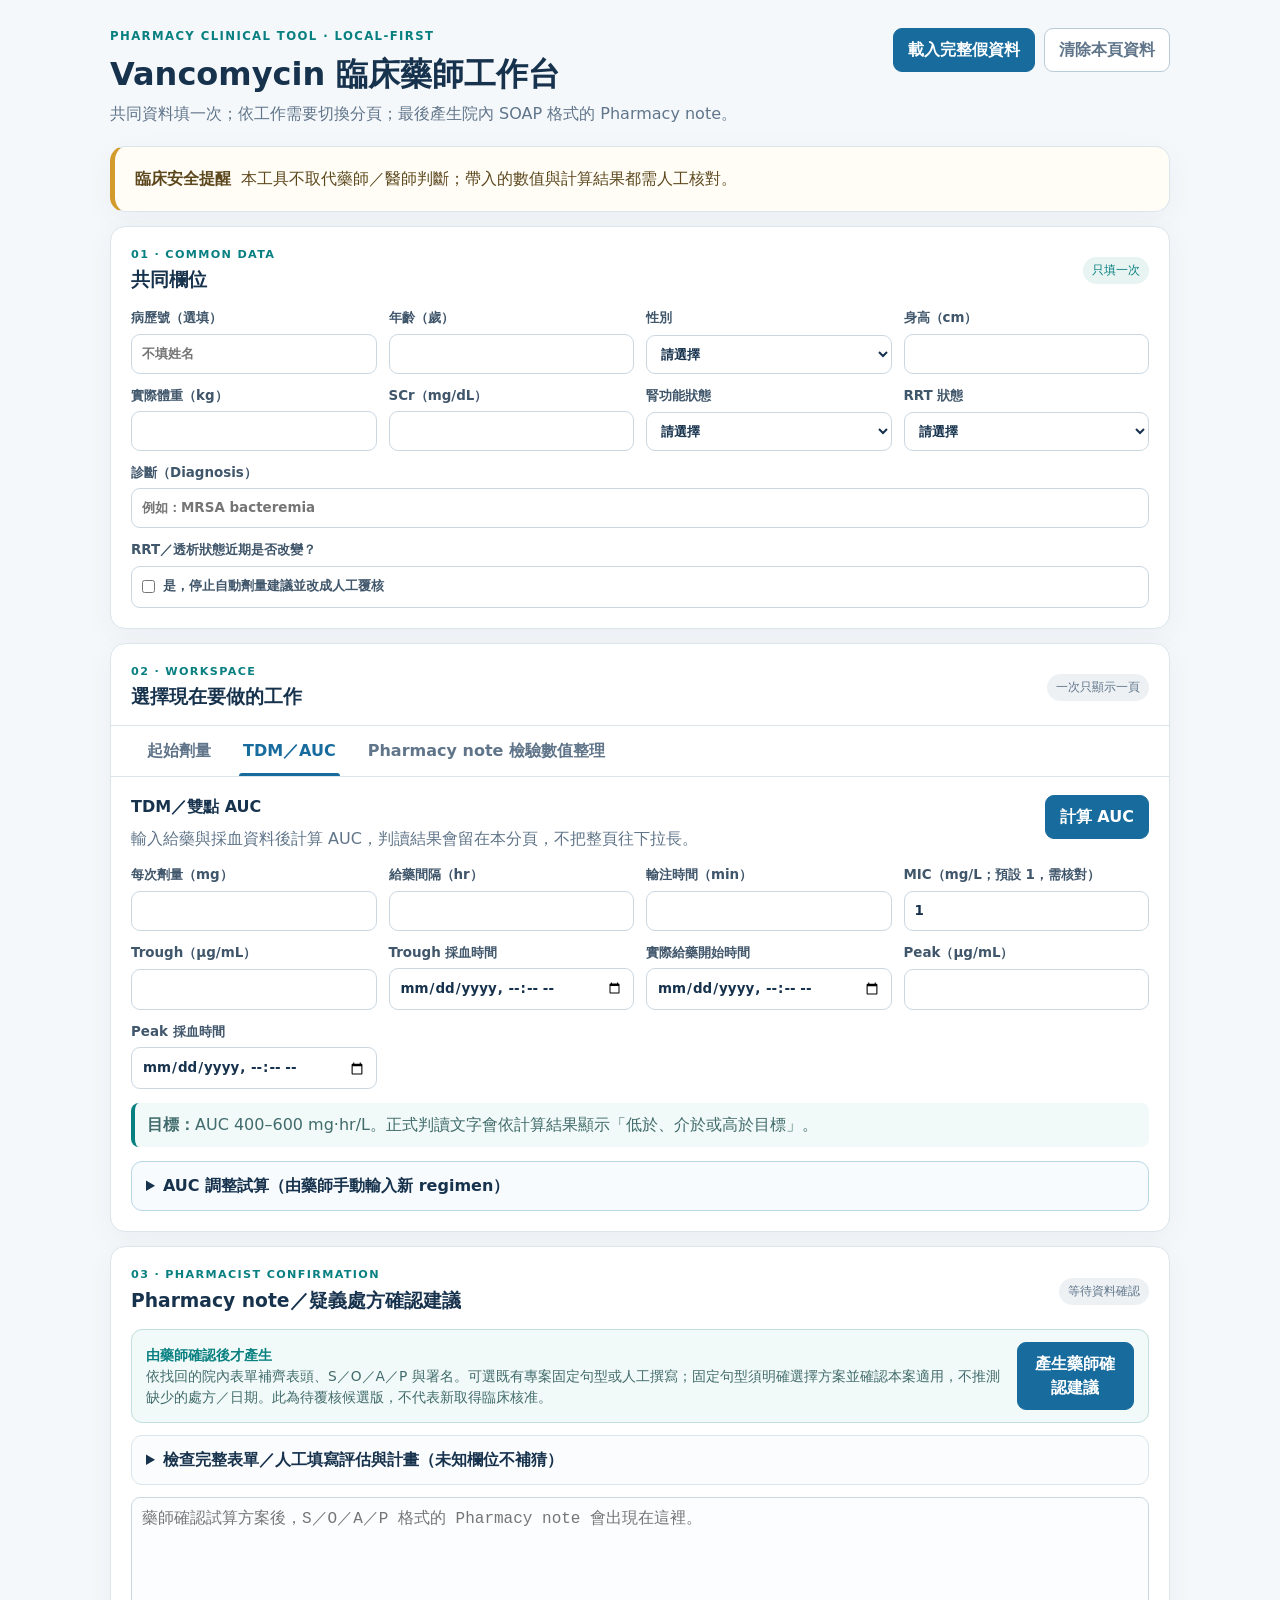
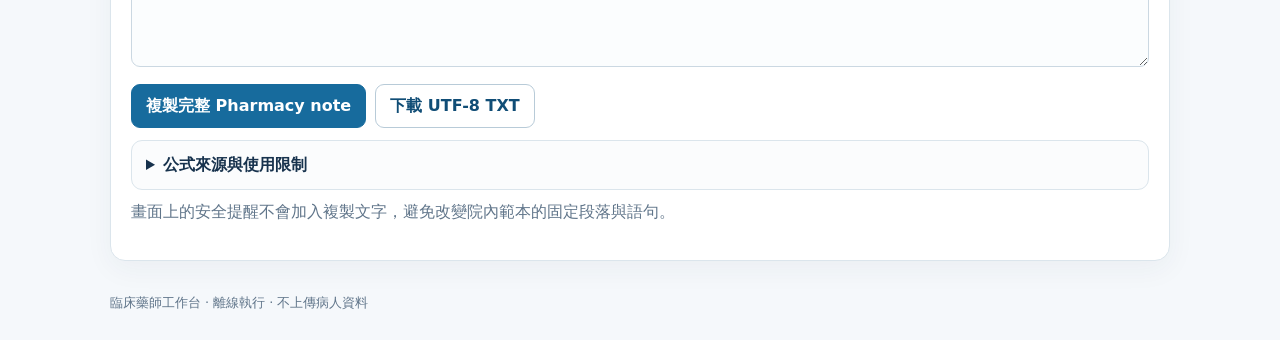
<file: index.html>
<!doctype html>
<html lang="zh-Hant">
<head>
  <meta charset="utf-8">
  <meta name="viewport" content="width=device-width, initial-scale=1">
  <title>Vancomycin 臨床藥師工作台</title>
  <link rel="icon" href="favicon.svg" type="image/svg+xml">
  <style>
    :root {
      color-scheme: light;
      --ink:#17324d; --muted:#60758a; --line:#dbe5ec; --paper:#f5f8fb;
      --card:#fff; --blue:#176b9d; --blue-dark:#104d76; --teal:#087f80;
      --amber:#8a5c00; --green:#216e54;
      font-family:Inter,ui-sans-serif,system-ui,-apple-system,BlinkMacSystemFont,"Noto Sans TC",sans-serif;
    }
    * { box-sizing:border-box; }
    html { overflow-x:hidden; }
    body { margin:0; background:var(--paper); color:var(--ink); line-height:1.5; overflow-x:hidden; }
    button,input,select,textarea { font:inherit; }
    button { cursor:pointer; }
    .site-header,.layout,.footer { width:min(100% - 32px,1060px); margin-inline:auto; }
    .site-header { padding:28px 0 20px; display:flex; justify-content:space-between; gap:18px; align-items:flex-start; }
    .eyebrow { margin:0 0 4px; color:var(--teal); font-size:.73rem; letter-spacing:.12em; font-weight:800; }
    h1,h2,h3,p { margin-top:0; }
    h1 { margin-bottom:4px; font-size:clamp(1.45rem,3vw,2rem); }
    h2 { margin-bottom:0; font-size:1.17rem; }
    h3 { margin-bottom:8px; font-size:1rem; }
    .subtitle,.helper { color:var(--muted); }
    .subtitle { margin-bottom:0; }
    .header-actions { display:flex; gap:9px; flex-wrap:wrap; justify-content:flex-end; }
    .layout { display:grid; gap:14px; padding-bottom:32px; }
    .card,.notice { min-width:0; padding:20px; border:1px solid var(--line); border-radius:15px; background:var(--card); box-shadow:0 8px 28px rgba(32,65,88,.05); }
    .notice { display:flex; gap:10px; border-left:5px solid #d39a2c; background:#fffdf6; color:#5d481e; }
    .demo-notice { border-left-color:var(--teal); background:#effaf8; color:#285f60; }
    .card-heading { display:flex; align-items:center; justify-content:space-between; gap:14px; margin-bottom:14px; }
    .section-kicker { margin:0 0 3px; color:var(--teal); font-size:.7rem; font-weight:800; letter-spacing:.12em; }
    .pill { max-width:100%; padding:4px 9px; border-radius:99px; background:#e7f4f1; color:var(--teal); font-size:.78rem; overflow-wrap:anywhere; }
    .pill-muted { background:#edf1f4; color:var(--muted); }
    .form-grid { display:grid; grid-template-columns:repeat(4,minmax(0,1fr)); gap:12px; }
    .form-grid-two { grid-template-columns:repeat(2,minmax(0,1fr)); }
    label { min-width:0; display:grid; gap:5px; color:#40566b; font-size:.84rem; font-weight:700; }
    .full-field { grid-column:1 / -1; }
    .check-line { display:flex; align-items:center; gap:8px; min-height:42px; padding:9px 10px; border:1px solid #cbd8e2; border-radius:9px; background:#fff; font-weight:600; }
    .check-line input { width:auto; margin:0; }
    input,select,textarea { width:100%; min-width:0; border:1px solid #cbd8e2; border-radius:9px; padding:9px 10px; color:var(--ink); background:#fff; }
    textarea { resize:vertical; }
    .button { border:1px solid #b8cbd8; border-radius:9px; background:#fff; color:var(--blue-dark); padding:9px 14px; font-weight:800; }
    .button:hover { background:#f2f7fa; }
    .button:disabled { cursor:not-allowed; opacity:.5; }
    .button-primary { color:#fff; background:var(--blue); border-color:var(--blue); }
    .button-primary:hover { background:var(--blue-dark); }
    .button-quiet { color:var(--muted); }
    .action-row { display:flex; gap:9px; align-items:center; flex-wrap:wrap; }

    .tabs-wrap { margin:0 -20px; border-top:1px solid var(--line); border-bottom:1px solid var(--line); overflow-x:auto; scrollbar-width:thin; }
    .tabs { min-width:max-content; display:flex; padding:0 20px; }
    .tab { position:relative; border:0; background:transparent; padding:13px 16px; color:var(--muted); font-weight:800; white-space:nowrap; }
    .tab[aria-selected="true"] { color:var(--blue); }
    .tab[aria-selected="true"]::after { position:absolute; right:12px; bottom:0; left:12px; height:3px; border-radius:3px 3px 0 0; background:var(--blue); content:""; }
    .tab-panel { padding-top:18px; }
    .tab-panel[hidden] { display:none; }
    .panel-intro { display:flex; justify-content:space-between; align-items:flex-start; gap:16px; margin-bottom:14px; }
    .panel-intro p { max-width:720px; margin:0; color:var(--muted); }
    .summary-grid { display:grid; grid-template-columns:repeat(3,minmax(0,1fr)); gap:10px; margin-top:14px; }
    .result-grid { grid-template-columns:repeat(4,minmax(0,1fr)); }
    .metric { min-width:0; padding:12px; border:1px solid var(--line); border-radius:10px; background:#fbfcfd; }
    .metric small { display:block; color:var(--muted); font-weight:700; }
    .metric strong { display:block; margin-top:2px; color:var(--blue-dark); font-size:1.1rem; }
    .target-note { margin:14px 0 0; padding:10px 12px; border-left:4px solid var(--teal); border-radius:8px; background:#f1faf8; color:#416b6c; }

    .fixed-fields { display:flex; flex-wrap:wrap; gap:7px; margin:0 0 14px; padding:0; list-style:none; }
    .fixed-fields li { padding:4px 9px; border:1px solid #cfe0e8; border-radius:99px; background:#f4f9fb; color:#466176; font-size:.78rem; font-weight:700; }
    .paste-box { min-height:135px; font-family:ui-monospace,SFMono-Regular,Menlo,monospace; font-size:.82rem; }
    .import-actions { margin:10px 0 14px; }
    .preview { display:grid; gap:8px; }
    .preview-card { min-width:0; padding:11px 12px; border:1px solid var(--line); border-radius:10px; background:#fbfcfd; overflow-wrap:anywhere; }
    .preview-card small { display:block; margin-bottom:3px; color:var(--muted); font-weight:800; }
    .preview-card p { margin:0; font-size:.86rem; white-space:pre-line; }
    .warning-box { padding:10px 12px; border-left:4px solid #d39a2c; border-radius:8px; background:#fff9e9; color:var(--amber); font-size:.84rem; }
    .warning-box ul { margin:6px 0 0; padding-left:20px; }
    .apply-row { display:flex; justify-content:flex-end; margin-top:12px; }

    details { border:1px solid var(--line); border-radius:11px; background:#fbfcfd; }
    details summary { padding:12px 14px; cursor:pointer; font-weight:800; }
    .details-body { padding:0 14px 14px; }
    .adjustment-panel { margin-top:14px; border-color:#b8d8e6; background:#f7fbfd; }
    .adjustment-note { margin:12px 0 0; color:var(--muted); font-size:.84rem; }
    .serial-panel { margin-top:12px; background:#fff; }
    .table-wrap { max-width:100%; overflow-x:auto; border:1px solid var(--line); border-radius:9px; }
    table { width:100%; min-width:620px; border-collapse:collapse; font-size:.82rem; }
    th,td { padding:8px 10px; border-bottom:1px solid var(--line); text-align:right; white-space:nowrap; }
    th:first-child,td:first-child { text-align:left; }
    th { background:#eef5f8; color:#40566b; }
    .chart-wrap { margin-top:12px; padding:8px; border:1px solid var(--line); border-radius:10px; background:#fff; overflow:hidden; }
    .chart-wrap svg { display:block; width:100%; height:auto; min-height:220px; }
    .chart-legend { display:flex; gap:16px; flex-wrap:wrap; margin-top:8px; color:var(--muted); font-size:.78rem; }
    .legend-line::before { display:inline-block; width:22px; margin-right:6px; border-top:3px solid var(--teal); vertical-align:middle; content:""; }
    .legend-line.adjusted::before { border-color:var(--ink); border-top-style:dashed; }
    .legend-dot::before { display:inline-block; width:9px; height:9px; margin-right:6px; border-radius:50%; background:#a42c2c; content:""; }
    .note-toolbar { display:flex; align-items:center; justify-content:space-between; gap:12px; padding:12px 14px; margin-bottom:12px; border:1px solid #bfe0dc; border-radius:11px; background:#f1faf8; }
    .note-toolbar p { margin:0; color:#416b6c; font-size:.86rem; }
    .note-toolbar strong { color:var(--teal); }
    .note-output { min-height:170px; margin-top:12px; background:#fbfdfe; font-family:ui-monospace,SFMono-Regular,Menlo,monospace; }
    .footer { padding:0 0 28px; color:var(--muted); font-size:.8rem; }
    [hidden] { display:none !important; }

    @media (max-width:760px) {
      .form-grid { grid-template-columns:repeat(2,minmax(0,1fr)); }
      .result-grid { grid-template-columns:repeat(2,minmax(0,1fr)); }
      .site-header { flex-direction:column; }
    }
    @media (max-width:520px) {
      .site-header,.layout,.footer { width:min(100% - 20px,1060px); }
      .card,.notice { padding:15px; }
      .tabs-wrap { margin-inline:-15px; }
      .tabs { padding-inline:8px; }
      .form-grid,.form-grid-two,.summary-grid { grid-template-columns:1fr; }
      .notice,.note-toolbar,.panel-intro { align-items:flex-start; flex-direction:column; }
      .button { width:100%; }
      .action-row,.header-actions { width:100%; }
      .apply-row .button { width:100%; }
    }
  </style>
</head>
<body>
  <header class="site-header">
    <div>
      <p class="eyebrow">PHARMACY CLINICAL TOOL · LOCAL-FIRST</p>
      <h1>Vancomycin 臨床藥師工作台</h1>
      <p class="subtitle">共同資料填一次；依工作需要切換分頁；最後產生院內 SOAP 格式的 Pharmacy note。</p>
    </div>
    <div class="header-actions">
      <button id="loadDemo" class="button button-primary" type="button">載入完整假資料</button>
      <button id="clearPage" class="button button-quiet" type="button">清除本頁資料</button>
    </div>
  </header>

  <main class="layout">
    <section class="notice"><strong>臨床安全提醒</strong><span>本工具不取代藥師／醫師判斷；帶入的數值與計算結果都需人工核對。</span></section>
    <section id="demoNotice" class="notice demo-notice" hidden><strong>假資料展示模式</strong><span>畫面中的病人資料、檢驗值、劑量與結果全部是虛構資料，只用來查看操作流程。</span></section>

    <section class="card" aria-labelledby="commonTitle">
      <div class="card-heading">
        <div><p class="section-kicker">01 · COMMON DATA</p><h2 id="commonTitle">共同欄位</h2></div>
        <span class="pill">只填一次</span>
      </div>
      <div class="form-grid">
        <label>病歷號（選填）<input id="patientId" autocomplete="off" placeholder="不填姓名"></label>
        <label>年齡（歲）<input id="age" type="number"></label>
        <label>性別<select id="sex"><option value="">請選擇</option><option value="male">男性</option><option value="female">女性</option></select></label>
        <label>身高（cm）<input id="height" type="number"></label>
        <label>實際體重（kg）<input id="weight" type="number"></label>
        <label>SCr（mg/dL）<input id="scr" type="number"></label>
        <label>腎功能狀態<select id="renalStable"><option value="">請選擇</option><option value="stable">相對穩定</option><option value="unstable">不穩定／正在變化</option></select></label>
        <label>RRT 狀態<select id="rrt"><option value="">請選擇</option><option value="none">無 RRT</option><option value="hd">間歇性 HD</option><option value="crrt">CRRT</option></select></label>
        <label class="full-field">診斷（Diagnosis）<input id="diagnosis" autocomplete="off" placeholder="例如：MRSA bacteremia"></label>
        <label class="full-field">RRT／透析狀態近期是否改變？<span class="check-line"><input id="rrtChanged" type="checkbox">是，停止自動劑量建議並改成人工覆核</span></label>
      </div>
    </section>

    <section class="card" aria-labelledby="workTitle">
      <div class="card-heading">
        <div><p class="section-kicker">02 · WORKSPACE</p><h2 id="workTitle">選擇現在要做的工作</h2></div>
        <span class="pill pill-muted">一次只顯示一頁</span>
      </div>

      <div class="tabs-wrap">
        <div class="tabs" role="tablist" aria-label="臨床藥師工作功能">
          <button id="tab-dose" class="tab" type="button" role="tab" aria-selected="false" aria-controls="panel-dose">起始劑量</button>
          <button id="tab-tdm" class="tab" type="button" role="tab" aria-selected="true" aria-controls="panel-tdm">TDM／AUC</button>
          <button id="tab-his2" class="tab" type="button" role="tab" aria-selected="false" aria-controls="panel-his2">Pharmacy note 檢驗數值整理</button>
        </div>
      </div>

      <section id="panel-dose" class="tab-panel" role="tabpanel" aria-labelledby="tab-dose" hidden>
        <div class="panel-intro">
          <div><h3>Vancomycin 起始劑量</h3><p>使用上方共同欄位計算，正式版沿用目前 Excel 的設計邏輯與公式。</p></div>
          <button id="calculateDose" class="button button-primary" type="button">計算起始劑量</button>
        </div>
        <div class="form-grid form-grid-two">
          <label id="dosingContextField">感染／治療情境<select id="dosingContext"><option value="standard">一般成人／院內通用</option><option value="serious">嚴重 MRSA／重症／需要快速達標</option></select></label>
          <label id="crrtField" hidden>CRRT effluent rate（mL/kg/hr）<input id="crrtEffluent" type="number" value="20"></label>
        </div>
        <div class="summary-grid">
          <div class="metric"><small>IBW</small><strong id="doseIbw">待計算</strong></div>
          <div class="metric"><small>CrCl</small><strong id="doseCrcl">待計算</strong></div>
          <div class="metric"><small>計算體重</small><strong id="doseWeight">待計算</strong></div>
          <div class="metric"><small>Loading dose</small><strong id="loadingDose">待計算</strong></div>
          <div class="metric"><small id="maintenanceLabel">院內首次 regimen</small><strong id="maintenanceDose">待計算</strong></div>
          <div class="metric"><small>首次監測</small><strong id="firstMonitoring">待計算</strong></div>
        </div>
        <p id="dosePlanNote" class="target-note"><strong>狀態：</strong><span id="dosePlanStatus">等待計算。</span></p>
      </section>

      <section id="panel-tdm" class="tab-panel" role="tabpanel" aria-labelledby="tab-tdm">
        <div class="panel-intro">
          <div><h3>TDM／雙點 AUC</h3><p>輸入給藥與採血資料後計算 AUC，判讀結果會留在本分頁，不把整頁往下拉長。</p></div>
          <button id="calculateAuc" class="button button-primary" type="button">計算 AUC</button>
        </div>
        <div class="form-grid">
          <label>每次劑量（mg）<input id="tdmDose" type="number"></label>
          <label>給藥間隔（hr）<input id="tdmInterval" type="number"></label>
          <label>輸注時間（min）<input id="tdmInfusion" type="number"></label>
          <label>MIC（mg/L；預設 1，需核對）<input id="tdmMic" type="number" value="1"></label>
          <label>Trough（µg/mL）<input id="tdmTrough" type="number"></label>
          <label>Trough 採血時間<input id="tdmTroughTime" type="datetime-local"></label>
          <label>實際給藥開始時間<input id="tdmDoseTime" type="datetime-local"></label>
          <label>Peak（µg/mL）<input id="tdmPeak" type="number"></label>
          <label>Peak 採血時間<input id="tdmPeakTime" type="datetime-local"></label>
        </div>
        <p class="target-note"><strong>目標：</strong>AUC 400–600 mg·hr/L。正式判讀文字會依計算結果顯示「低於、介於或高於目標」。</p>
        <div id="tdmWarningBox" class="warning-box" hidden><strong>需要人工確認</strong><ul id="tdmWarningList"></ul></div>
        <div id="aucResults" class="summary-grid result-grid" hidden>
          <div class="metric"><small>AUC24</small><strong id="aucValue">—</strong></div>
          <div class="metric"><small>MIC</small><strong id="micValue">—</strong></div>
          <div class="metric"><small>AUC24／MIC</small><strong id="aucMicValue">—</strong></div>
          <div class="metric"><small>半衰期</small><strong id="halfLifeValue">—</strong></div>
          <div class="metric"><small>Vd</small><strong id="vdValue">—</strong></div>
          <div class="metric"><small>判讀</small><strong id="aucStatus">—</strong></div>
        </div>
        <p id="micExplanation" class="helper" style="margin:10px 0 0" hidden></p>
        <details id="aucAdjustment" class="adjustment-panel">
          <summary>AUC 調整試算（由藥師手動輸入新 regimen）</summary>
          <div class="details-body">
            <div class="form-grid">
              <label>後續每次劑量（mg）<input id="nextDose" type="number" min="250" step="250" placeholder="可手動輸入；箭頭每格250"></label>
              <label>後續給藥間隔（hr）<input id="nextInterval" type="number" placeholder="例如 12"></label>
              <label>後續輸注時間（min）<input id="nextInfusion" type="number"></label>
              <label>Peak 後至下次給藥（hr）<input id="nextInfusionGap" type="number"></label>
              <label>模擬給藥次數（1–15）<input id="simulationDoses" type="number" min="1" max="15" value="15"></label>
            </div>
            <div class="action-row" style="margin-top:12px"><button id="calculateTrial" class="button button-primary" type="button">試算調整後 AUC</button></div>
            <div id="trialResults" class="summary-grid" hidden>
              <div class="metric"><small>藥師輸入 regimen</small><strong id="trialRegimen">—</strong></div>
              <div class="metric"><small>預估 AUC24</small><strong id="trialAuc">—</strong></div>
              <div class="metric"><small>預估 AUC24／MIC</small><strong id="trialAucMic">—</strong></div>
              <div class="metric"><small>預估 peak／trough</small><strong id="trialLevels">—</strong></div>
            </div>
            <p id="trialNote" class="adjustment-note">沒有手動輸入時，不會自動帶出新劑量。</p>
            <details id="serialPrediction" class="serial-panel" hidden>
              <summary>後續每次給藥的預測濃度與圖表</summary>
              <div class="details-body">
                <p><strong>保持目前 regimen</strong></p>
                <div class="table-wrap">
                  <table>
                    <thead><tr><th>給藥次序</th><th>時間</th><th>給藥前 trough</th><th>輸注結束 peak</th><th>下次 trough</th></tr></thead>
                    <tbody id="currentSimulationRows"></tbody>
                  </table>
                </div>
                <p><strong>藥師輸入的新 regimen</strong></p>
                <div class="table-wrap">
                  <table>
                    <thead><tr><th>給藥次序</th><th>時間</th><th>給藥前 trough</th><th>輸注結束 peak</th><th>下次 trough</th></tr></thead>
                    <tbody id="simulationRows"></tbody>
                  </table>
                </div>
                <div class="chart-wrap"><svg id="concentrationChart" viewBox="0 0 760 300" role="img" aria-label="目前與調整後逐次 vancomycin 濃度預測曲線"></svg></div>
                <div class="chart-legend"><span class="legend-line">目前 regimen</span><span class="legend-line adjusted">藥師輸入的新 regimen</span><span class="legend-dot">實際 TDM 濃度</span></div>
                <p class="adjustment-note">兩方案各以第 1 次模擬給藥為 0 小時，比較相對時間，並非同一實際給藥時間軸。目前方案以實測 trough 為起始濃度；新方案以本次 peak 衰減至下次給藥的濃度起算。紅點標示目前方案採用的實測 trough。圖表是藥動學模型預測，不是自動醫囑。</p>
              </div>
            </details>
          </div>
        </details>
      </section>

      <section id="panel-his2" class="tab-panel" role="tabpanel" aria-labelledby="tab-his2" hidden>
        <div class="panel-intro">
          <div>
            <h3>Pharmacy note 檢驗數值整理</h3>
            <p>貼上目前 Excel／HIS2 資料，核對日期來源、原始單位與缺值，再選取需要放入 Pharmacy note 的項目。</p>
          </div>
          <span class="pill">固定欄位，不自由猜測</span>
        </div>
        <p class="helper" style="margin-bottom:7px"><strong>預設抓取項目</strong></p>
        <ul class="fixed-fields" aria-label="預設抓取項目">
          <li>PCT</li><li>CRP</li><li>ESR</li><li>BUN</li><li>CRE</li><li>WBC</li><li>N.band</li><li>N.seg.</li><li>Hb</li><li>PL</li><li>Vital signs</li><li>Vanco peak</li><li>Vanco trough</li><li>T1/2</li>
        </ul>
        <label>貼上格式<select id="his2Format"><option value="workbook1090427">目前 PharmacyNote 1090427（A:J／C:J 與 A:I 生命徵象）</option><option value="fixed">固定 Excel A–G 格式（保留空白 Tab）</option><option value="table">欄名 TSV：採血時間／檢驗項目／結果／單位</option></select></label>
        <p class="helper">1090427 以報告日期整理觀測文字，不能當採血日期；生命徵象保留原始時間，日期未知不補今天。需逐筆選取後確認；不自動帶入腎功能或 TDM 計算欄。舊 A–G 模式仍拒絕誤貼新版。尚未驗收所有 HIS2 剪貼版型。固定格式以院內 Excel 單位解讀；一般 TSV 需明列單位與實際採血日期／時間，不接受報告時間代替。請勿貼姓名、病歷號等識別資料。同一病例可補資料；新病例請先按「清除本頁資料」。</p>
        <div id="pharmacySelectionPanel" hidden><label class="check-line"><input id="pharmacyAllowDateCarry" type="checkbox">同一表區空白報告日期沿用上一列（需核對；預設關閉，變更後重新整理）</label><label>1090427：逐筆選取要帶入的項目（可多選；不選取報告者）<select id="pharmacyLabSelection" multiple size="8"></select></label><button id="selectAllPharmacyLabs" class="button" type="button">選取這次預覽的所有列</button><p class="helper">檢驗值不等同已確認的採血值；多筆同名項目會逐筆保留，請人工決定使用哪些。</p></div>
        <label>從 HIS2 複製後貼在這裡
          <textarea id="his2Paste" class="paste-box" rows="7" placeholder="保留原始 Tab 與空白欄。解析後請核對日期、項目、數值及單位。資料不會上傳。"></textarea>
        </label>
        <div class="action-row import-actions">
          <button id="sampleHis2" class="button" type="button">放入無個資範例</button>
          <button id="parseHis2" class="button button-primary" type="button">整理並預覽</button>
        </div>
        <div id="preview" class="preview" hidden>
          <div class="preview-card"><small>檢驗與 CBC</small><p id="previewLabs"></p></div>
          <div class="preview-card"><small>生命徵象</small><p id="previewVitals"></p></div>
          <div class="preview-card"><small>Vancomycin level</small><p id="previewVanco"></p></div>
          <div id="his2Messages" class="warning-box" role="status" style="white-space:pre-wrap"></div><label class="check-line"><input id="his2Reviewed" type="checkbox">我已核對項目、數值、來源單位與實際採血日期／時間</label>
          <div class="apply-row"><button id="applyHis2" disabled class="button button-primary" type="button">確認並帶入其他分頁</button></div>
        </div>
      </section>
    </section>

    <section class="card" aria-labelledby="noteTitle">
      <div class="card-heading">
        <div><p class="section-kicker">03 · PHARMACIST CONFIRMATION</p><h2 id="noteTitle">Pharmacy note／疑義處方確認建議</h2></div>
        <span id="noteGate" class="pill pill-muted">等待資料確認</span>
      </div>
      <div class="note-toolbar">
        <p><strong>由藥師確認後才產生</strong><br>依找回的院內表單補齊表頭、S／O／A／P 與署名。可選既有專案固定句型或人工撰寫；固定句型須明確選擇方案並確認本案適用，不推測缺少的處方／日期。此為待覆核候選版，不代表新取得臨床核准。</p>
        <button id="generateNote" class="button button-primary" type="button">產生藥師確認建議</button>
      </div>
      <details id="noteFields">
        <summary>檢查完整表單／人工填寫評估與計畫（未知欄位不補猜）</summary>
        <div class="details-body form-grid form-grid-two">
          <label>文字模式<select id="noteMode"><option value="fixed">既有專案固定句型（需核對）</option><option value="manual">人工撰寫 A／P</option></select></label>
          <label>固定句型方案（人工選擇）<select id="notePlanChoice"><option value="">請選擇</option><option value="keep">目標範圍內：維持目前劑量</option><option value="adjust">目標範圍外：採用已試算調整方案</option></select></label>
          <label class="full-field"><span class="check-line"><input id="noteTemplateReviewed" type="checkbox">我已核對本案符合固定句型、手動 regimen、監測／追蹤計畫與參考資料；此操作不是系統自動醫囑。</span></label>
          <p class="helper full-field">依既有規格「不輸入姓名」，新增病人識別／住院資訊欄位不收集，完整表單保留空白供院內授權流程填寫；既有選填病歷號不重複插入 SOAP 主體。</p>
          <label>病人姓名（留白）<input id="notePatientName" disabled placeholder="依既有隱私規格留白" autocomplete="off"></label>
          <label>病房號（未提供則留白）<input id="noteWard" disabled placeholder="依既有隱私規格留白" autocomplete="off"></label>
          <label>住院日期（未提供則留白）<input id="noteAdmissionDate" disabled placeholder="依既有隱私規格留白" autocomplete="off" type="date"></label>
          <label>轉入日期（未提供則留白）<input id="noteTransferDate" disabled placeholder="依既有隱私規格留白" autocomplete="off" type="date"></label>
          <label>主治醫師（未提供則留白）<input id="noteAttending" disabled placeholder="依既有隱私規格留白" autocomplete="off"></label>
          <label>藥師（未提供則留白）<input id="notePharmacist" autocomplete="off"></label>
          <label>連絡電話（未提供則留白）<input id="notePhone" autocomplete="off"></label>
          <label>填寫日期（未提供則留白）<input id="noteFillDate" autocomplete="off" type="date"></label>
          <label>檢驗：發炎指標、腎功能、CBC<textarea id="labs" rows="4"></textarea></label>
          <label>生命徵象<textarea id="vitals" rows="4"></textarea></label>
          <label>Vancomycin level 整理<textarea id="vanco" rows="4"></textarea></label>
          <label>臨床資料補充（培養／感染反應等，放入 O）<textarea id="clinicalSupplement" rows="4"></textarea></label>
          <label class="full-field">A：藥師評估（僅人工模式使用）<textarea id="noteAssessment" rows="4"></textarea></label>
          <label class="full-field">P：藥師計畫（僅人工模式使用）<textarea id="notePlan" rows="5"></textarea></label>
          <label class="full-field">參考資料（僅人工模式；固定模式沿用專案既有固定書名）<textarea id="noteReferences" rows="3"></textarea></label>
          <label>固定句型調整：稀釋液量（mL）<input id="noteDilution" type="number"></label>
          <label>固定句型調整：下次 Trough 採血時間<input id="noteTroughTime" type="datetime-local"></label>
          <label>固定句型調整：下次 Peak 採血時間<input id="notePeakTime" type="datetime-local"></label>
        </div>
      </details>
      <textarea id="noteOutput" class="note-output" spellcheck="false" placeholder="藥師確認試算方案後，S／O／A／P 格式的 Pharmacy note 會出現在這裡。"></textarea>
      <div class="action-row" style="margin-top:10px">
        <button id="copyNote" class="button button-primary" type="button">複製完整 Pharmacy note</button>
        <button id="downloadNote" class="button" type="button">下載 UTF-8 TXT</button>
      </div>
      <details style="margin-top:12px">
        <summary>公式來源與使用限制</summary>
        <div class="details-body helper">
          <p>公式來源：院內「Vancomycin AUC計算(2025.11.30).xls」；檢驗文字來源：院內「PharmacyNote檢驗數值(1090424版).xls」。</p>
          <p style="margin-bottom:0">成人 IV 原型；兒科、孕婦、燒燙傷、囊性纖維化、連續輸注與不穩定腎功能不輸出具體自動調整。所有結果需由藥師／醫師人工覆核。</p>
        </div>
      </details>
      <p class="helper" style="margin-top:10px">畫面上的安全提醒不會加入複製文字，避免改變院內範本的固定段落與語句。</p>
    </section>
  </main>

  <footer class="footer">臨床藥師工作台 · 離線執行 · 不上傳病人資料</footer>

  <script>
/* Source-aware PharmacyNote 1090427 paste adapter. No storage/network/clinical calculations. */
(function(root, factory) {
  const api = factory();
  if (typeof module === 'object' && module.exports) module.exports = api;
  else root.PharmacyLabAdapter = api;
})(typeof globalThis !== 'undefined' ? globalThis : this, function() {
  'use strict';
  const HEADERS = ['檢體名稱','報告日期','檢驗項目','檢驗報告','單位','標準(低)','標準(高)','報告者'];
  const VITAL_HEADERS = ['時間','體溫','部位','脈搏','呼吸','血壓','血壓位','疼痛','SpO2(%)'];
  const trim = v => String(v == null ? '' : v).trim();
  function strictDate(raw) {
    const s = trim(raw);
    if (!s) return {iso:null,status:'missing'};
    const m = /^(\d{4})([-/])(\d{2})\2(\d{2})$/.exec(s);
    if (!m || +m[1] < 1900 || +m[1] > 9999) return {iso:null,status:'unrecognized'};
    const y=+m[1], mo=+m[3], d=+m[4];
    const dt=new Date(Date.UTC(y,mo-1,d));
    if (dt.getUTCFullYear()!==y || dt.getUTCMonth()!==mo-1 || dt.getUTCDate()!==d) return {iso:null,status:'invalid'};
    return {iso:`${m[1]}-${m[3]}-${m[4]}`,status:'valid'};
  }
  function valueInfo(raw) {
    const s=trim(raw);
    if (!s) return {numericValue:null,valueKind:'missing'};
    if (/^[+-]?(?:\d+(?:\.\d*)?|\.\d+)(?:[eE][+-]?\d+)?$/.test(s)) {
      const n=Number(s);
      if (Number.isFinite(n)) return {numericValue:n,valueKind:'number'};
    }
    return {numericValue:null,valueKind:/^[<>≤≥]/.test(s)?'qualified':'text'};
  }
  function parsePharmacyLabPaste(text, {allowBlockDateCarry=false}={}) {
    if (typeof text !== 'string') throw new TypeError('Paste must be a TSV string');
    const out={schemaVersion:'pharmacy-lab-1090427/v1',format:'workbook1090427',status:'preview',requiresConfirmation:true,recognizesLayout:false,canApply:false,errors:[],records:[],vitals:[],warnings:[],rejectedRows:[]};
    let offset=null, block=0, carryDate=null, carrySpecimen=null, vitalNext=false;
    const reset=()=>{offset=null;carryDate=null;carrySpecimen=null;vitalNext=false;};
    const reject=(row,rawCells,code)=>{out.rejectedRows.push({row,rawCells,code});reset();};
    text.replace(/^\uFEFF/,'').split(/\r\n|\n|\r/).forEach((rawLine,index)=>{
      const row=index+1, rawCells=rawLine.split('\t'), cells=rawCells.map(trim);
      if(cells.every(c=>!c)){reset();return;}
      const headerOffset=[0,2].find(o=>HEADERS.every((h,i)=>cells[o+i]===h));
      if(headerOffset!==undefined){out.recognizesLayout=true;reset();offset=headerOffset;block++;return;}
      if(VITAL_HEADERS.every((h,i)=>cells[i]===h)){out.recognizesLayout=true;reset();vitalNext=true;return;}
      if(vitalNext){
        if(rawCells.length<9 || rawCells.slice(9).some(trim)){reject(row,rawCells,'invalid-vitals-width');return;}
        out.vitals.push({id:`vital-${row}`,timeRaw:rawCells[0],measurementDateISO:null,measurementTime:null,dateKind:'unknown',valuesRaw:Object.fromEntries(VITAL_HEADERS.slice(1).map((h,i)=>[h,rawCells[i+1]])),provenance:{row,rawCells:rawCells.slice()},warnings:['vitals-date-and-time-unverified','no-today-or-report-date-inference']});
        reset();return;
      }
      if(offset===null){reject(row,rawCells,'outside-recognized-table');return;}
      if(rawCells.length<offset+8 || rawCells.slice(offset+8).some(trim) || (offset===2 && cells.slice(0,2).some(Boolean))){reject(row,rawCells,'ambiguous-lab-row-layout');return;}
      const [specimenRaw,reportDateRaw,analyteRaw,valueRaw,unitRaw,referenceLowRaw,referenceHighRaw,reporterRaw]=rawCells.slice(offset,offset+8);
      if(!trim(analyteRaw)){reject(row,rawCells,'missing-analyte');return;}
      const warnings=[];
      // A changed specimen starts a new context: a blank date cannot carry across it.
      if(trim(specimenRaw) && carrySpecimen && trim(specimenRaw)!==trim(carrySpecimen.raw)) carryDate=null;
      if(trim(specimenRaw))carrySpecimen={raw:specimenRaw,row};
      let date=strictDate(reportDateRaw), dateInherited=false, reportDateSourceRow=null;
      if(trim(reportDateRaw)) {
        carryDate=date.status==='valid'?{...date,raw:reportDateRaw,row}:null;
        if(date.status!=='valid')warnings.push('unrecognized-or-invalid-report-date');
        else reportDateSourceRow=row;
      } else if(carryDate && allowBlockDateCarry===true){date=carryDate;dateInherited=true;reportDateSourceRow=carryDate.row;warnings.push('report-date-carried-within-header-block-review');}
      else {warnings.push('report-date-missing');if(carryDate)warnings.push('possible-block-report-date-available-not-applied');}
      const info=valueInfo(valueRaw);
      if(info.valueKind==='missing')warnings.push('result-missing-not-zero');
      if(!trim(unitRaw))warnings.push('source-unit-missing-no-inference');
      const record={id:`lab-${row}`,analyteRaw,valueRaw,...info,unitRaw,referenceLowRaw,referenceHighRaw,reportDateRaw,reportDateISO:date.iso,reportDateEffectiveRaw:dateInherited?carryDate.raw:reportDateRaw,dateKind:'report',specimenRaw,specimenEffectiveRaw:carrySpecimen?carrySpecimen.raw:'',reporterRaw,provenance:{row,rawCells:rawCells.slice(),block,layout:offset===2?'A:J':'C:J',reportDateSourceRow,dateInherited,suggestedReportDateISO:!trim(reportDateRaw)&&carryDate?carryDate.iso:null,suggestedReportDateSourceRow:!trim(reportDateRaw)&&carryDate?carryDate.row:null,specimenSourceRow:carrySpecimen?carrySpecimen.row:null,specimenInherited:!trim(specimenRaw)&&!!carrySpecimen},warnings};
      out.records.push(record);
    });
    if(out.records.length)out.warnings.push('report-dates-are-not-sampling-times','review-source-and-carried-dates-before-confirming','duplicates-preserved-no-first-or-latest-selection');
    if(out.rejectedRows.length)out.warnings.push('unrecognized-rows-excluded-review-required');
    if(!out.records.length && !out.vitals.length)out.warnings.push('no-recognized-records');
    if(!out.recognizesLayout)out.errors.push('recognized-header-required');
    out.canApply=out.records.length>0 || out.vitals.length>0; // Preview eligibility only; explicit confirmation still required.
    return out;
  }
  // Confirmation is a note-only projection, not an instruction to populate a calculator.
  // Deliberately exclude reporter and rawCells (may contain identifiers) from note export.
  function confirmNoteSelection(preview, {confirmed=false,recordIds=[],vitalIds=[]}={}) {
    if(!confirmed)throw new Error('Explicit preview confirmation required');
    if(!preview || preview.schemaVersion!=='pharmacy-lab-1090427/v1' || preview.status!=='preview')throw new Error('Unsupported preview');
    const pick=(rows,ids)=>{
      if(!Array.isArray(ids) || new Set(ids).size!==ids.length)throw new Error('Unique explicit record IDs required');
      return ids.map(id=>{const found=rows.find(r=>r.id===id);if(!found)throw new Error('Unknown record ID');return found;});
    };
    const labs=pick(preview.records,recordIds).map(r=>({id:r.id,analyteRaw:r.analyteRaw,valueRaw:r.valueRaw,valueKind:r.valueKind,numericValue:r.numericValue,unitRaw:r.unitRaw,referenceLowRaw:r.referenceLowRaw,referenceHighRaw:r.referenceHighRaw,reportDateRaw:r.reportDateRaw,reportDateISO:r.reportDateISO,reportDateEffectiveRaw:r.reportDateEffectiveRaw,dateKind:'report',specimenRaw:r.specimenRaw,specimenEffectiveRaw:r.specimenEffectiveRaw,provenance:{row:r.provenance.row,block:r.provenance.block,reportDateSourceRow:r.provenance.reportDateSourceRow,dateInherited:r.provenance.dateInherited},warnings:r.warnings.slice()}));
    const vitals=pick(preview.vitals,vitalIds).map(r=>({id:r.id,timeRaw:r.timeRaw,measurementDateISO:null,measurementTime:null,dateKind:'unknown',valuesRaw:{...r.valuesRaw},provenance:{row:r.provenance.row},warnings:r.warnings.slice()}));
    return {schemaVersion:preview.schemaVersion,status:'confirmed-note-selection',destination:'note-only',labs,vitals,calculatorInputsAllowed:false,samplingTimes:[],warnings:preview.warnings.slice()};
  }
  return Object.freeze({parsePharmacyLabPaste,confirmNoteSelection,strictDate,valueInfo});
});

    const tabs = [...document.querySelectorAll('[role="tab"]')];
    function showTab(tabId) {
      tabs.forEach((tab) => {
        const active = tab.id === tabId;
        tab.setAttribute('aria-selected', String(active));
        document.getElementById(tab.getAttribute('aria-controls')).hidden = !active;
      });
    }
    tabs.forEach((tab) => tab.addEventListener('click', () => showTab(tab.id)));

    const sample = [
      'Peak\\t17.6\\t\\t2026/08/28\\tPCT\\t1.2', 'Trough\\t10.2\\t\\t\\tCRP\\t3.4', 'T1/2\\t10.71\\t\\t\\tESR\\t50',
      '\\t\\t\\t\\tBUN\\t16.8', '\\t\\t\\t\\tCRE\\t0.6', '\\t\\t\\t2026/08/28\\tWBC\\t8.02', '\\t\\t\\t\\tN.band\\t0',
      '\\t\\t\\t\\tN.seg.\\t80.9', '\\t\\t\\t\\tHb\\t11.9', '\\t\\t\\t\\tPL\\t138', '日期\\t\\t體溫\\t\\t脈搏\\t呼吸\\t血壓mmHg', '1150828\\t\\t35.5\\t\\t91\\t13\\t128/66'
    ].join('\n').replaceAll('\\t','\t');
    let currentAucResult = null;
    let currentTrialResult = null;
    let approvedNoteSnapshot = null;

    function clearApprovedNote(message = '資料已變更，請重新產生 Pharmacy note') {
      approvedNoteSnapshot = null;
      document.getElementById('noteOutput').value = '';
      document.getElementById('noteGate').textContent = message;
      document.getElementById('noteGate').className = 'pill pill-muted';
    }

    function clearTdmDerived() {
      currentAucResult = null;
      clearTrialDerived();
      document.getElementById('aucResults').hidden = true;
      document.getElementById('micExplanation').hidden = true;
      document.getElementById('vanco').value = '';
      clearApprovedNote();
    }

    function clearTrialDerived() {
      currentTrialResult = null;
      document.getElementById('trialResults').hidden = true;
      document.getElementById('serialPrediction').hidden = true;
      document.getElementById('currentSimulationRows').innerHTML = '';
      document.getElementById('simulationRows').innerHTML = '';
      document.getElementById('concentrationChart').innerHTML = '';
      document.getElementById('trialNote').textContent = '請完成有效的新方案輸入後重新試算。';
      clearApprovedNote();
    }

    function numberValue(id) {
      const raw = document.getElementById(id).value.trim();
      return raw ? Number(raw) : NaN;
    }

    function calculateDose() {
      const age = numberValue('age');
      const height = numberValue('height');
      const weight = numberValue('weight');
      const scr = numberValue('scr');
      const female = document.getElementById('sex').value === 'female';
      if (![age, height, weight, scr].every(Number.isFinite) || !['male','female'].includes(document.getElementById('sex').value) || !['none','hd','crrt'].includes(document.getElementById('rrt').value) || !['stable','unstable'].includes(document.getElementById('renalStable').value) || age < 18 || age >= 140 || height <= 0 || weight <= 0 || scr <= 0) {
        ['doseIbw','doseCrcl','doseWeight','loadingDose','maintenanceDose','firstMonitoring'].forEach(id => { document.getElementById(id).textContent = '—'; });
        document.getElementById('dosePlanStatus').textContent = '請填寫有效成人年齡、性別、身高、體重、實測 SCr（mg/dL），並選擇腎功能與 RRT 狀態；不可缺漏或補入預設值。';
        return null;
      }
      const ibw = (female ? 45.5 : 50) + 2.3 * (height / 2.54 - 60);
      if (ibw <= 0) { ['doseIbw','doseCrcl','doseWeight','loadingDose','maintenanceDose','firstMonitoring'].forEach(id => { document.getElementById(id).textContent = '—'; }); document.getElementById('dosePlanStatus').textContent = '身高無法產生有效 IBW，請人工確認。'; return null; }
      const adjusted = weight > ibw * 1.2;
      const calculationWeight = adjusted ? ibw + 0.4 * (weight - ibw) : weight;
      const scrUsed = age > 65 && scr < 1 ? 1 : scr;
      const crcl = ((140 - age) * calculationWeight / (72 * scrUsed)) * (female ? 0.85 : 1);
      const rrt = document.getElementById('rrt').value;
      const renalStable = document.getElementById('renalStable').value === 'stable';
      const rrtChanged = document.getElementById('rrtChanged').checked;
      const context = document.getElementById('dosingContext').value;
      const range = (low, high) => `${low.toFixed(0)}–${high.toFixed(0)} mg`;
      const cappedLoadingRange = (low, high) => {
        const cappedLow = Math.min(3000, low);
        const cappedHigh = Math.min(3000, high);
        return cappedLow === cappedHigh ? `${cappedHigh.toFixed(0)} mg STAT（上限）` : `${cappedLow.toFixed(0)}–${cappedHigh.toFixed(0)} mg STAT`;
      };
      let plan;
      if (!renalStable || rrtChanged) {
        plan = { loading:'—', maintenance:'—', monitoring:'人工覆核', label:'停止自動建議', note:!renalStable ? '腎功能不穩定，首次劑量與後續調整應依即時臨床資料人工覆核。' : 'RRT／透析狀態近期改變，停止自動劑量建議。' };
      } else if (rrt === 'crrt') {
        const effluent = numberValue('crrtEffluent');
        plan = Number.isFinite(effluent) && effluent >= 20 && effluent <= 25
          ? { loading:cappedLoadingRange(20 * weight, 25 * weight), maintenance:`${range(7.5 * weight, 10 * weight)} q12h`, monitoring:'24 小時內', label:'CRRT 起始參考', note:'Loading dose 最高 3000 mg；CRRT 後續 dose／interval 必須依濃度監測，不能只靠體重公式。' }
          : { loading:'—', maintenance:'—', monitoring:'24 小時內濃度', label:'需人工覆核', note:'CRRT effluent rate 不在 20–25 mL/kg/hr，不能帶出具體劑量。' };
      } else if (rrt === 'hd') {
        plan = { loading:cappedLoadingRange(25 * weight, 35 * weight), maintenance:`${range(7.5 * weight, 15 * weight)} 透析後`, monitoring:'透析前 15–20 mg/L', label:'HD 起始參考', note:'Loading dose 最高 3000 mg；HD 受透析膜與給藥時機影響，只顯示起始範圍，禁止直接當作醫囑。' };
      } else {
        plan = {
          loading:cappedLoadingRange(25 * weight, 35 * weight),
          maintenance:`${range(15 * weight, 20 * weight)} q8–12h`,
          monitoring:'24–48 小時內 TDM',
          label:context === 'serious' ? '嚴重感染參考' : '院內通用參考',
          note:context === 'serious' ? 'Loading dose 25–35 mg/kg STAT，最高 3000 mg；後續仍需依腎功能與 TDM 選擇。' : 'Loading dose 25–35 mg/kg STAT（最高 3000 mg）；maintenance 15–20 mg/kg q8–12h，後續仍需依腎功能與 TDM 調整。'
        };
      }
      document.getElementById('dosingContextField').hidden = rrt !== 'none';
      document.getElementById('crrtField').hidden = rrt !== 'crrt';
      document.getElementById('doseIbw').textContent = `${ibw.toFixed(1)} kg`;
      document.getElementById('doseCrcl').textContent = `${crcl.toFixed(1)} mL/min`;
      document.getElementById('doseWeight').textContent = adjusted ? `AdjBW ${calculationWeight.toFixed(1)} kg` : `TBW ${calculationWeight.toFixed(1)} kg`;
      document.getElementById('loadingDose').textContent = plan.loading;
      document.getElementById('maintenanceDose').textContent = plan.maintenance;
      document.getElementById('firstMonitoring').textContent = plan.monitoring;
      document.getElementById('maintenanceLabel').textContent = rrt === 'none' && context === 'standard' ? '院內首次 regimen' : '後續 maintenance';
      document.getElementById('dosePlanStatus').textContent = `${plan.label}：${plan.note}`;
      return { ibw, adjusted, calculationWeight, scrUsed, crcl, plan };
    }

    function calculateAuc() {
      const dose = numberValue('tdmDose');
      const interval = numberValue('tdmInterval');
      const infusionMinutes = numberValue('tdmInfusion');
      const mic = numberValue('tdmMic');
      const peak = numberValue('tdmPeak');
      const trough = numberValue('tdmTrough');
      const troughTime = Date.parse(document.getElementById('tdmTroughTime').value);
      const doseTime = Date.parse(document.getElementById('tdmDoseTime').value);
      const peakTime = Date.parse(document.getElementById('tdmPeakTime').value);
      const blockers = [];
      if (![dose, interval, infusionMinutes, mic, peak, trough].every(Number.isFinite) || dose <= 0 || interval <= 0 || infusionMinutes <= 0 || mic <= 0 || peak <= 0 || trough <= 0) blockers.push('劑量、間隔、輸注時間、MIC、Peak 與 trough 都需填入有效正數。');
      if (![troughTime, doseTime, peakTime].every(Number.isFinite)) blockers.push('Trough、實際給藥與 Peak 時間需要填妥。');
      if ([troughTime, doseTime, peakTime].every(Number.isFinite) && !(troughTime <= doseTime && doseTime < peakTime)) blockers.push('時間順序必須是：給藥前 trough → 實際給藥 → 給藥後 peak。');
      if (Number.isFinite(peak) && Number.isFinite(trough) && peak <= trough) blockers.push('Peak 必須高於 trough，請確認數值與抽血時間。');
      if (document.getElementById('renalStable').value !== 'stable') blockers.push('腎功能不穩定，停止自動 TDM 試算。');
      if (document.getElementById('rrt').value !== 'none') blockers.push('目前有 RRT，需依專用院內流程人工覆核。');
      if (document.getElementById('rrtChanged').checked) blockers.push('RRT／透析狀態近期改變，停止自動 TDM 試算。');
      const infusion = infusionMinutes / 60;
      if (Number.isFinite(interval) && Number.isFinite(infusion) && interval <= infusion) blockers.push('給藥間隔必須長於輸注時間。');
      const troughToDoseHours = (doseTime - troughTime) / 3600000;
      const doseToPeakHours = (peakTime - doseTime) / 3600000;
      const eliminationHours = interval - troughToDoseHours - doseToPeakHours;
      if ([doseToPeakHours, infusion].every(Number.isFinite) && doseToPeakHours < infusion) blockers.push('Peak 必須在輸注結束後抽血。');
      if (Number.isFinite(eliminationHours) && eliminationHours <= 0) blockers.push('目前時間與 interval 無法得到合理的消除時間。');
      if (blockers.length) {
        document.getElementById('tdmWarningList').innerHTML = blockers.map((item) => `<li>${item}</li>`).join('');
        document.getElementById('tdmWarningBox').hidden = false;
        clearTdmDerived();
        return null;
      }
      // Excel 工作表1 B14:B23: retain the source trapezoidal AUC method.
      const k = Math.log(peak / trough) / eliminationHours;
      const peakAfterEndHours = doseToPeakHours - infusion;
      const endConcentration = peak * Math.exp(k * peakAfterEndHours);
      const doseRate = dose / infusion;
      const accumulation = 1 - Math.exp(-k * interval);
      const vd = doseRate * (1 - Math.exp(-k * infusion)) / (k * endConcentration * accumulation);
      const clearance = k * vd;
      const minimumConcentration = endConcentration * Math.exp(-k * (interval - infusion));
      const infusionAuc = infusion * (endConcentration + minimumConcentration) / 2;
      const eliminationAuc = (endConcentration - minimumConcentration) / k;
      const auc24 = (infusionAuc + eliminationAuc) * 24 / interval;
      const aucMic = auc24 / mic;
      const halfLife = 0.693 / k;
      if (![k, vd, clearance, auc24, aucMic, halfLife].every(Number.isFinite) || k <= 0 || vd <= 0 || clearance <= 0 || auc24 <= 0) {
        document.getElementById('tdmWarningList').innerHTML = '<li>目前資料無法建立可靠的藥動學模型，請人工覆核。</li>';
        document.getElementById('tdmWarningBox').hidden = false;
        clearTdmDerived();
        return null;
      }
      const status = mic !== 1 ? '需人工判讀（MIC≠1）' : aucMic < 400 ? '低於目標' : aucMic <= 600 ? '目標範圍內' : '高於目標';
      document.getElementById('aucValue').textContent = `${auc24.toFixed(2)} mg·hr/L`;
      document.getElementById('micValue').textContent = `${mic.toFixed(2)} mg/L`;
      document.getElementById('aucMicValue').textContent = aucMic.toFixed(2);
      document.getElementById('halfLifeValue').textContent = `${halfLife.toFixed(1)} hr`;
      document.getElementById('vdValue').textContent = `${vd.toFixed(1)} L`;
      document.getElementById('aucStatus').textContent = status;
      document.getElementById('aucResults').hidden = false;
      document.getElementById('micExplanation').textContent = mic === 1
        ? 'MIC＝1 時，AUC24 ÷ 1 的數值不變，所以 AUC24 與 AUC24／MIC 會相同；這不是重複計算。'
        : `本次 AUC24／MIC＝${auc24.toFixed(2)} ÷ ${mic.toFixed(2)}＝${aucMic.toFixed(2)}。`;
      document.getElementById('micExplanation').hidden = false;
      const cautions = [];
      if (mic !== 1) cautions.push('MIC≠1：AUC24 與 AUC24/MIC 是不同數值；保留計算結果供人工覆核，停止自動目標判讀及 Pharmacy note 建議。');
      const renal = calculateDose();
      if (renal && renal.scrUsed !== numberValue('scr')) cautions.push(`年齡大於 65 歲，CrCl 計算使用 SCr ${renal.scrUsed.toFixed(1)} mg/dL。`);
      if (renal?.adjusted) cautions.push('體重超過 IBW 120%，CrCl 使用 AdjBW 0.4。');
      document.getElementById('tdmWarningList').innerHTML = cautions.map((item) => `<li>${item}</li>`).join('');
      document.getElementById('tdmWarningBox').hidden = cautions.length === 0;
      currentAucResult = { auc24, aucMic, halfLife, vd, clearance, status, dose, interval, infusionMinutes, infusionHours:infusion, mic, k, peak, trough };
      updateVancoSummary();
      return currentAucResult;
    }

    function calculateTrial() {
      const model = currentAucResult || calculateAuc();
      const dose = numberValue('nextDose');
      const interval = numberValue('nextInterval');
      const infusionMinutes = numberValue('nextInfusion');
      const nextInfusionGap = numberValue('nextInfusionGap');
      const simulationDoses = numberValue('simulationDoses');
      if (!model || ![dose, interval, infusionMinutes, nextInfusionGap, simulationDoses].every(Number.isFinite) || dose <= 0 || interval <= 0 || infusionMinutes <= 0 || nextInfusionGap < 0 || interval <= infusionMinutes / 60 || !Number.isInteger(simulationDoses) || simulationDoses < 1 || simulationDoses > 15) {
        clearTrialDerived();
        return null;
      }
      const infusionHours = infusionMinutes / 60;
      const end = (dose / infusionHours) * (1 - Math.exp(-model.k * infusionHours)) / (model.k * model.vd * (1 - Math.exp(-model.k * interval)));
      const trough = end * Math.exp(-model.k * (interval - infusionHours));
      const auc24 = model.auc24 * dose * model.interval / (model.dose * interval);
      const aucMic = auc24 / model.mic;
      const startPreDose = model.peak * Math.exp(-model.k * nextInfusionGap);
      currentTrialResult = { dose, interval, infusionMinutes, infusionHours, nextInfusionGap, simulationDoses, startPreDose, peak:end, trough, auc24, aucMic };
      document.getElementById('trialRegimen').textContent = `${dose} mg q${interval}h`;
      document.getElementById('trialAuc').textContent = `${auc24.toFixed(2)} mg·hr/L`;
      document.getElementById('trialAucMic').textContent = aucMic.toFixed(2);
      document.getElementById('trialLevels').textContent = `${end.toFixed(2)}／${trough.toFixed(2)} mg/L`;
      document.getElementById('trialResults').hidden = false;
      document.getElementById('trialNote').textContent = '這是依目前個人藥動學模型試算；新 regimen 由藥師手動輸入，仍需重新監測。';
      renderSerialPrediction(model, currentTrialResult);
      updateVancoSummary();
      return currentTrialResult;
    }

    function predictSerialConcentrations(model, regimen, preDose, count) {
      const rows = [];
      // Excel B30:P31 and B39:P40 share this recurrence; only the initial level differs.
      for (let index = 0; index < count; index += 1) {
        const doseTime = index * regimen.interval;
        const peak = preDose * Math.exp(-model.k * regimen.infusionHours) + (regimen.dose / regimen.infusionHours) / (model.vd * model.k) * (1 - Math.exp(-model.k * regimen.infusionHours));
        const nextTrough = peak * Math.exp(-model.k * (regimen.interval - regimen.infusionHours));
        rows.push({ number:index + 1, doseTime, preDose, peak, nextTrough });
        preDose = nextTrough;
      }
      return rows;
    }

    function renderSerialPrediction(model, trial) {
      const rows = predictSerialConcentrations(model, trial, trial.startPreDose, trial.simulationDoses);
      const currentRows = predictSerialConcentrations(model, model, model.trough, trial.simulationDoses);
      const tableRows = (values) => values.map((row) => `<tr><td>第 ${row.number} 次</td><td>${Number(row.doseTime.toFixed(2))} hr</td><td>${row.preDose.toFixed(2)} mg/L</td><td>${row.peak.toFixed(2)} mg/L</td><td>${row.nextTrough.toFixed(2)} mg/L</td></tr>`).join('');
      document.getElementById('currentSimulationRows').innerHTML = tableRows(currentRows);
      document.getElementById('simulationRows').innerHTML = tableRows(rows);
      const panel = document.getElementById('serialPrediction');
      panel.hidden = false;
      drawSerialChart(model, trial, rows, currentRows);
      return rows;
    }

    function serialChartPoints(model, regimen, rows) {
      return rows.flatMap((row) => {
        // Include the exact infusion end so every plotted peak agrees with the table.
        const times = [...new Set([0, regimen.infusionHours, regimen.interval,
          ...Array.from({ length:21 }, (_, index) => regimen.interval * index / 20)])].sort((a, b) => a - b);
        return times.map((local) => ({
          time:row.doseTime + local,
          concentration:local <= regimen.infusionHours
            ? row.preDose * Math.exp(-model.k * local) + (regimen.dose / regimen.infusionHours) / (model.vd * model.k) * (1 - Math.exp(-model.k * local))
            : row.peak * Math.exp(-model.k * (local - regimen.infusionHours))
        }));
      });
    }

    function drawSerialChart(model, trial, rows, currentRows) {
      const svg = document.getElementById('concentrationChart');
      const width = 760;
      const height = 300;
      const margin = { left:48, right:18, top:18, bottom:36 };
      const totalHours = Math.max(rows.length * trial.interval, currentRows.length * model.interval);
      const currentPoints = serialChartPoints(model, model, currentRows);
      const adjustedPoints = serialChartPoints(model, trial, rows);
      const maxConcentration = Math.max(...currentPoints.map((point) => point.concentration), ...adjustedPoints.map((point) => point.concentration), 1) * 1.2;
      const position = (point) => [
        margin.left + (width - margin.left - margin.right) * point.time / totalHours,
        height - margin.bottom - (height - margin.top - margin.bottom) * point.concentration / maxConcentration
      ];
      const path = (points) => points.map((point, index) => {
        const [x, y] = position(point);
        return `${index ? 'L' : 'M'}${x.toFixed(1)},${y.toFixed(1)}`;
      }).join(' ');
      const grid = [0, .25, .5, .75, 1].map((fraction) => {
        const y = height - margin.bottom - (height - margin.top - margin.bottom) * fraction;
        return `<line x1="${margin.left}" y1="${y}" x2="${width-margin.right}" y2="${y}" stroke="#e4e9ed"/><text x="8" y="${y+4}" fill="#60758a" font-size="11">${(maxConcentration * fraction).toFixed(1)}</text>`;
      }).join('');
      const doseMarks = rows.map((row) => {
        const [x, y] = position({ time:row.doseTime + trial.infusionHours, concentration:row.peak });
        return `<circle cx="${x}" cy="${y}" r="4" fill="#17324d"/>`;
      }).join('');
      const [observedX, observedY] = position({ time:0, concentration:model.trough });
      svg.innerHTML = `${grid}<line x1="${margin.left}" y1="${height-margin.bottom}" x2="${width-margin.right}" y2="${height-margin.bottom}" stroke="#8da0ad"/><path d="${path(currentPoints)}" fill="none" stroke="#087f80" stroke-width="2.5"/><path d="${path(adjustedPoints)}" fill="none" stroke="#17324d" stroke-width="3" stroke-dasharray="8 6"/>${doseMarks}<circle cx="${observedX}" cy="${observedY}" r="5" fill="#a42c2c" stroke="#fff" stroke-width="2"/><text x="${margin.left}" y="${height-10}" fill="#60758a" font-size="11">0 hr</text><text x="${width-margin.right-48}" y="${height-10}" fill="#60758a" font-size="11">${totalHours.toFixed(0)} hr</text><text x="${margin.left+8}" y="${margin.top+12}" fill="#60758a" font-size="11">mg/L</text>`;
    }

    function updateVancoSummary() {
      let text = '';
      if (currentAucResult) {
        const compact = (value) => String(Number(value.toFixed(2)));
        const levelDate = (document.getElementById('tdmPeakTime').value.split('T')[0] || '').replaceAll('-', '/') || '____/__/__';
        text = `${levelDate} Vanco(peak): ${compact(currentAucResult.peak)}μg/ml、Vanco(trough): ${compact(currentAucResult.trough)}μg/ml、t1/2: ${compact(currentAucResult.halfLife)}hr、AUC: ${currentAucResult.auc24.toFixed(2)} mcg·h/mL.\nTrough sample: ${document.getElementById('tdmTroughTime').value.replace('T',' ')}; Peak sample: ${document.getElementById('tdmPeakTime').value.replace('T',' ')}.`;
      }
      document.getElementById('vanco').value = text;
      return text;
    }

    const his2Fields = {
      PCT:{ unit:'ng/mL', group:'labs' }, CRP:{ unit:'mg/dL', group:'labs' }, ESR:{ unit:'mm/hr', group:'labs' },
      BUN:{ unit:'mg/dL', group:'labs' }, CRE:{ unit:'mg/dL', group:'labs' }, WBC:{ unit:'*10^3/uL', group:'cbc' },
      'N.band':{ unit:'%', group:'cbc' }, 'N.seg.':{ unit:'%', group:'cbc' }, Hb:{ unit:'g/dL', group:'cbc' }, PL:{ unit:'*10^3/uL', group:'cbc' },
      Peak:{ unit:'mg/L', group:'vanco' }, Trough:{ unit:'mg/L', group:'vanco' }, 'T1/2':{ unit:'hr', group:'vanco' }
    };
    function normalizeLabName(value) {
      const name = String(value).trim().toLowerCase().replace(/[\s._-]/g,'');
      const aliases = { creatinine:'CRE', scr:'CRE', cr:'CRE', creat:'CRE', platelet:'PL', platelets:'PL', plt:'PL', hgb:'Hb', nband:'N.band', nseg:'N.seg.', vancopeak:'Peak', vancomycinpeak:'Peak', vancotrough:'Trough', vancomycintrough:'Trough' };
      return aliases[name] || Object.keys(his2Fields).find(key => key.toLowerCase().replace(/[\s._-]/g,'') === name) || null;
    }
    function parseLabDate(value) {
      const raw = String(value || '').trim();
      const match = raw.match(/^(\d{3,4})[\/-](\d{1,2})[\/-](\d{1,2})(?:[T\s]+(\d{1,2}):(\d{2})(?::(\d{2}))?)?$/) || raw.match(/^(\d{3,4})(\d{2})(\d{2})$/);
      if (!match) return null;
      const year = Number(match[1]) + (match[1].length === 3 ? 1911 : 0);
      const month = Number(match[2]), day = Number(match[3]), hour = Number(match[4] || 0), minute = Number(match[5] || 0), second = Number(match[6] || 0);
      const date = new Date(Date.UTC(year, month - 1, day, hour, minute, second));
      if (year < 1912 || month < 1 || month > 12 || day < 1 || date.getUTCFullYear() !== year || date.getUTCMonth() !== month - 1 || date.getUTCDate() !== day || hour > 23 || minute > 59 || second > 59) return null;
      const pad = n => String(n).padStart(2,'0');
      const dayText = `${year}/${pad(month)}/${pad(day)}`;
      return { display:dayText + (match[4] !== undefined ? ` ${pad(hour)}:${pad(minute)}${second ? ':' + pad(second) : ''}` : ''), iso:dayText.replaceAll('/','-') + (match[4] !== undefined ? `T${pad(hour)}:${pad(minute)}${second ? ':' + pad(second) : ''}` : ''), hasTime:match[4] !== undefined };
    }
    function normalizeLabUnit(value) {
      return String(value).trim().toLowerCase().replace(/[μµ]/g,'u').replace(/×/g,'*').replace(/\s/g,'').replace(/10³/g,'10^3').replace(/\bhrs?\b/g,'hr');
    }
    function escapeHtml(value) { return String(value).replace(/[&<>"']/g, c => ({'&':'&amp;','<':'&lt;','>':'&gt;','"':'&quot;',"'":'&#39;'}[c])); }
    function workbookNoteText(records, vitals) {
      const raw = value => String(value == null ? '' : value).trim();
      const labs = records.map(record => {
        const dateRaw = raw(record.reportDateEffectiveRaw);
        const date = dateRaw ? dateRaw + (!record.reportDateISO ? '（原文，日期格式未確認）' : '') : '未提供';
        const inherited = record.provenance.dateInherited ? '（同表區沿用）' : '';
        const result = raw(record.valueRaw) || '[未提供]';
        const unit = raw(record.unitRaw) || '[單位未提供]';
        return `報告日期：${date}${inherited}；${raw(record.analyteRaw)}: ${result} ${unit}`;
      }).join('\n');
      const vitalText = vitals.map(vital => `生命徵象：觀測日期未提供；時間原文：${raw(vital.timeRaw) || '[未提供]'}（未推定日期／時間格式）；` + Object.entries(vital.valuesRaw).map(([label,value]) => `${label}: ${raw(value) || '[未提供]'}`).join('、')).join('\n');
      return {labs,vitalText};
    }
    function parseHis2Text(raw, format = 'fixed') {
      const result = { containsLevels:false, containsCreatinine:false, records:[], vitals:[], errors:[], warnings:[], missing:[], labs:'', vitalText:'', vanco:'', canApply:false };
      if (!String(raw).trim()) { result.errors.push('請先貼上檢驗資料。'); return result; }
      if (raw.length > 100000) { result.errors.push('資料過長，請只貼上本次所需的去識別化檢驗資料。'); return result; }
      if (format === 'workbook1090427') {
        const workbook = PharmacyLabAdapter.parsePharmacyLabPaste(raw, {allowBlockDateCarry:document.getElementById('pharmacyAllowDateCarry').checked});
        const text = workbookNoteText(workbook.records, workbook.vitals);
        return { ...result, workbook, labs:text.labs, vitalText:text.vitalText,
          canApply:workbook.canApply && workbook.recognizesLayout && !workbook.errors.length,
          errors:workbook.errors.length ? ['需保留完整 1090427 A:J 或 C:J 欄名與 Tab；未知版型不猜測。'] : [],
          warnings:['報告日期不是採血時間；本模式只帶入觀測文字，不更動 SCr、TDM 濃度或採血時間。','原始空白與單位未提供均保留；同名多筆不自動選最新。', ...(workbook.rejectedRows.length ? [`有 ${workbook.rejectedRows.length} 列不屬支援版型，未帶入；請核對來源，不能視為全部匯入。`] : [])] };
      }
      const rows = raw.replace(/\r\n?/g,'\n').split('\n').map(line => line.split('\t').map(cell => cell.trim()));
      // Fail closed on the current workbook layout until a source-aware adapter is verified.
      if (format === 'fixed' && rows.some(row => row.some(cell => /^(報告日期|報告時間|report date|report time)$/i.test(cell)))) {
        result.errors.push('偵測到報告日期／時間欄（含 1090427 版）。目前固定 A–G 匯入不支援此版型；報告日期不是採血日期，請人工核對實際採血時間後使用明確採血欄名 TSV，或手動填寫。不得直接改名報告日期。');
        return result;
      }
      if (format === 'fixed' && rows.some(row => row[0] === '時間' && /體溫/.test(row[1] || '') && /脈搏/.test(row[3] || '') && /血壓/.test(row[5] || ''))) {
        result.errors.push('偵測到 1090427 A:I 生命徵象版型；目前尚未支援，不會略過後宣稱匯入成功。請人工核對觀測日期與數值後手動填寫。');
        return result;
      }
      const add = (name, value, unit, date, line, fixed = false) => {
        if (!name) return;
        if (['Peak','Trough'].includes(name)) result.containsLevels = true;
        if (name === 'CRE') result.containsCreatinine = true;
        if (String(value || '').trim() === '') { result.warnings.push(`第 ${line} 列 ${name} 空白，未帶入（不補 0）。`); return; }
        const number = Number(value);
        if (!/^\d+(?:\.\d+)?$/.test(String(value)) || !Number.isFinite(number) || number < 0 || (['CRE','Peak','Trough','T1/2'].includes(name) && number <= 0)) {
          result.errors.push(`第 ${line} 列 ${name} 不是可用的非負數值；含 <、>、文字或負數時請人工確認。`); return;
        }
        const expected = his2Fields[name].unit;
        const unitNorm = normalizeLabUnit(unit);
        const allowed = [normalizeLabUnit(expected)];
        if (['Peak','Trough'].includes(name)) allowed.push('ug/ml');
        if (['WBC','PL'].includes(name)) allowed.push('10^3/ul','10^9/l');
        if (!fixed && !allowed.includes(unitNorm)) { result.errors.push(`第 ${line} 列 ${name} 單位需為 ${expected}${['Peak','Trough'].includes(name) ? '（或等值 µg/mL）' : ''}；未換算或帶入。`); return; }
        if (!date && his2Fields[name].group !== 'vanco') { result.errors.push(`第 ${line} 列 ${name} 缺少有效採血日期。`); return; }
        if (date && !date.hasTime && ['Peak','Trough'].includes(name)) result.warnings.push(`${name} 只有日期，未帶入 TDM；請補實際採血時間。`);
        if (!date && ['Peak','Trough'].includes(name)) result.warnings.push(`${name} 沒有實際採血日期時間，僅預覽、不帶入 TDM。`);
        result.records.push({ name, value:number, unit:expected, date, line, group:his2Fields[name].group, unitSource:fixed ? '固定 Excel 格式單位' : '原文單位' });
      };
      if (format === 'table') {
        const headerIndex = rows.findIndex(row => row.some(cell => /^(檢驗項目|項目|test)$/i.test(cell)));
        if (headerIndex < 0) result.errors.push('需有欄名：採血時間（或採血日期）、檢驗項目、結果、單位，欄位以 Tab 分隔。');
        else {
          const headers = rows[headerIndex];
          const find = re => headers.findIndex(cell => re.test(cell));
          const nameIndex = find(/^(檢驗項目|項目|test)$/i), valueIndex = find(/^(結果|數值|value)$/i), unitIndex = find(/^(單位|unit)$/i), dateIndex = find(/^(採血時間|採血日期|sample time|sample date)$/i);
          if ([valueIndex,unitIndex,dateIndex].some(index => index < 0)) result.errors.push('缺少結果、單位或採血日期／時間欄。報告時間不視為採血時間。');
          else rows.slice(headerIndex + 1).forEach((row,index) => {
            if (row.every(cell => !cell)) return;
            const name = normalizeLabName(row[nameIndex]);
            if (!name) { result.warnings.push(`第 ${headerIndex + index + 2} 列非支援檢驗項目，已略過。`); return; }
            const date = parseLabDate(row[dateIndex]);
            if (!date) { result.errors.push(`第 ${headerIndex + index + 2} 列採血日期／時間無效，未帶入。`); return; }
            add(name,row[valueIndex],row[unitIndex],date,headerIndex + index + 2);
          });
        }
      } else if (format === 'fixed') {
        let labDate = null;
        rows.forEach((row,index) => {
          if (row.some(cell => /^(檢驗項目|項目|test)$/i.test(cell))) { labDate = null; return; }
          if (normalizeLabName(row[4]) && row[3]) {
            labDate = parseLabDate(row[3]);
            if (!labDate) result.errors.push(`第 ${index + 1} 列 D 欄日期無效。`);
          }
          const lab = normalizeLabName(row[4]);
          if (lab && his2Fields[lab].group !== 'vanco') add(lab,row[5],his2Fields[lab].unit,labDate,index + 1,true);
          const level = normalizeLabName(row[0]);
          if (level && his2Fields[level].group === 'vanco') add(level,row[1],his2Fields[level].unit,null,index + 1,true);
          if (row[0] === '日期' && /體溫/.test(row[2]) && /脈搏/.test(row[4]) && /呼吸/.test(row[5]) && /血壓/.test(row[6])) {
            const values = rows[index + 1] || [], date = parseLabDate(values[0]);
            if (!date) { result.errors.push('生命徵象日期無效或缺漏。'); return; }
            if (![values[2],values[4],values[5]].every(value => /^\d+(?:\.\d+)?$/.test(value || '')) || !/^\d+\/\d+$/.test(values[6] || '')) { result.errors.push('生命徵象數值或血壓格式無效，未帶入。'); return; }
            result.vitals.push({ date, temperature:values[2], pulse:values[4], respiration:values[5], bp:values[6] });
          }
        });
        result.warnings.push('固定 A–G 格式以院內 Excel 單位解讀；請確認來源單位一致。未從沒有採血時間的濃度猜測時間。');
      } else result.errors.push('請選擇支援的貼上格式。');
      for (const name of Object.keys(his2Fields)) {
        const entries = result.records.filter(record => record.name === name);
        if (entries.length > 1) result.errors.push(`${name} 有 ${entries.length} 筆結果，請先選定本次要用的一筆再貼上；不自動選最新或最高值。`);
        if (!entries.length) result.missing.push(name);
      }
      if (result.vitals.length > 1) result.errors.push('生命徵象有多筆，請先選定本次要用的一筆。');
      if (!result.records.length && !result.vitals.length && !result.errors.length) result.errors.push('未找到支援欄位；請確認格式、空白欄與 Tab，或改用手動輸入。');
      const groups = new Map();
      result.records.filter(record => record.group !== 'vanco').forEach(record => {
        const key = `${record.date.display}|${record.group}`;
        if (!groups.has(key)) groups.set(key,[]);
        groups.get(key).push(record);
      });
      result.labs = [...groups.values()].map(records => `${records[0].date.display} ${records.map(record => `${record.name}: ${record.value}${record.unit}`).join(', ')}.`).join('\n');
      result.vitalText = result.vitals.map(vital => `${vital.date.display} Vital signs: T: ${vital.temperature}C, HR: ${vital.pulse}, RR: ${vital.respiration}, BP: ${vital.bp} mmHg.`).join('\n');
      result.vanco = result.records.filter(record => record.group === 'vanco').map(record => `${record.date ? record.date.display : '採血日期時間未提供'} ${record.name}: ${record.value} ${record.unit}`).join('\n');
      result.canApply = !result.errors.length && !!(result.records.length || result.vitals.length);
      return result;
    }
    let currentHis2 = null;
    function invalidateHis2() {
      document.getElementById('noteTemplateReviewed').checked = false;
      clearApprovedNote('貼上內容或格式已變更，請重新整理、核對後產生 Pharmacy note');
      currentHis2 = null;
      document.getElementById('applyHis2').disabled = true;
      document.getElementById('his2Reviewed').checked = false;
      document.getElementById('preview').hidden = true;
    }
    function parseHis2() {
      document.getElementById('noteTemplateReviewed').checked = false;
      const paste = document.getElementById('his2Paste');
      const parsed = parseHis2Text(paste.value, document.getElementById('his2Format').value || 'fixed');
      currentHis2 = { ...parsed, previousLabs:document.getElementById('labs').value, previousVitals:document.getElementById('vitals').value, source:paste.value, format:document.getElementById('his2Format').value || 'fixed' };
      const selection = document.getElementById('pharmacyLabSelection');
      document.getElementById('pharmacySelectionPanel').hidden = !parsed.workbook;
      selection.innerHTML = parsed.workbook ? [...parsed.workbook.records.map(r => ({id:r.id,label:`第${r.provenance.row}列｜${r.analyteRaw}｜${String(r.valueRaw).trim() || '[未提供]'} ${r.unitRaw}｜報告日期 ${r.reportDateEffectiveRaw || '[未提供]'}`})), ...parsed.workbook.vitals.map(v => ({id:v.id,label:`第${v.provenance.row}列｜生命徵象｜時間原文 ${v.timeRaw}，日期未提供`}))].map(item => `<option value="${item.id}">${escapeHtml(item.label)}</option>`).join('') : '';
      document.getElementById('previewLabs').textContent = parsed.labs || ('未找到；將保留既有檢驗文字，需重新核對：\n' + (document.getElementById('labs').value || '目前空白'));
      document.getElementById('previewVitals').textContent = parsed.vitalText || ('未找到；將保留既有生命徵象，需重新核對：\n' + (document.getElementById('vitals').value || '目前空白'));
      document.getElementById('previewVanco').textContent = parsed.vanco || '未找到 Vancomycin level（不覆寫既有 TDM）';
      document.getElementById('his2Messages').textContent = [...parsed.errors.map(message => '不可帶入：' + message), ...parsed.warnings.map(message => '需核對：' + message), parsed.missing.length ? '未找到（不補值）：' + parsed.missing.join('、') : ''].filter(Boolean).join('\n');
      document.getElementById('his2Reviewed').checked = false;
      document.getElementById('applyHis2').disabled = true;
      document.getElementById('preview').hidden = false;
      if (!paste.value.trim()) paste.focus();
      return parsed.canApply;
    }
    function applyHis2({ switchToTdm = true, demo = false } = {}) {
      const parsed = currentHis2;
      if (!parsed || !parsed.canApply || (!parsed.labs && parsed.previousLabs !== document.getElementById('labs').value) || (!parsed.vitalText && parsed.previousVitals !== document.getElementById('vitals').value) || parsed.source !== document.getElementById('his2Paste').value || parsed.format !== (document.getElementById('his2Format').value || 'fixed') || (!demo && !document.getElementById('his2Reviewed').checked)) {
        document.getElementById('noteGate').textContent = '請先整理、處理錯誤並核對預覽後再帶入';
        return false;
      }
      document.getElementById('noteTemplateReviewed').checked = false;
      if (parsed.workbook) {
        const ids = Array.from(document.getElementById('pharmacyLabSelection').selectedOptions || []).map(option => option.value);
        if (!ids.length) { document.getElementById('noteGate').textContent = '請明確選取要帶入的檢驗／生命徵象列，不自動選全部或最新值。'; return false; }
        const chosen = PharmacyLabAdapter.confirmNoteSelection(parsed.workbook, {confirmed:true,recordIds:ids.filter(id=>id.startsWith('lab-')),vitalIds:ids.filter(id=>id.startsWith('vital-'))});
        const text = workbookNoteText(chosen.labs, chosen.vitals);
        clearApprovedNote();
        if (text.labs) document.getElementById('labs').value = text.labs;
        if (text.vitalText) document.getElementById('vitals').value = text.vitalText;
        document.getElementById('noteGate').textContent = '已帶入選取的觀測文字；報告日期保留原意，SCr／TDM／採血時間未更動，請分別核對本案資料。';
        document.getElementById('noteFields').open = true;
        document.getElementById('his2Reviewed').checked = false;
        document.getElementById('applyHis2').disabled = true;
        return true;
      }
      clearTdmDerived();
      if (parsed.labs) document.getElementById('labs').value = parsed.labs;
      if (parsed.vitalText) document.getElementById('vitals').value = parsed.vitalText;
      const creatinine = parsed.records.find(record => record.name === 'CRE');
      if (parsed.containsCreatinine) document.getElementById('scr').value = creatinine ? String(creatinine.value) : '';
      let importedTdm = false;
      for (const name of ['Peak','Trough']) {
        const record = parsed.records.find(item => item.name === name);
        if (record && record.date && record.date.hasTime) {
          document.getElementById('tdm' + name).value = String(record.value);
          document.getElementById('tdm' + name + 'Time').value = record.date.iso;
          importedTdm = true;
        }
      }
      if (parsed.containsLevels) {
        for (const name of ['Peak','Trough']) {
          const valid = parsed.records.find(record => record.name === name && record.date && record.date.hasTime);
          if (!valid) { document.getElementById('tdm' + name).value = ''; document.getElementById('tdm' + name + 'Time').value = ''; }
        }
        document.getElementById('tdmDoseTime').value = '';
      }
      document.getElementById('noteGate').textContent = importedTdm ? '已帶入；請重新確認實際給藥時間、療程與兩點採血後計算' : '已帶入檢驗文字；未猜測 TDM 或給藥時間，請人工核對';
      document.getElementById('noteGate').textContent += (!parsed.labs ? '；未匯入檢驗文字，既有內容需核對' : '') + (!parsed.vitalText ? '；未匯入生命徵象，既有內容需核對' : '');
      document.getElementById('noteGate').className = 'pill';
      document.getElementById('noteFields').open = true;
      if (switchToTdm && importedTdm) { showTab('tab-tdm'); document.getElementById('tab-tdm').focus(); }
      document.getElementById('his2Reviewed').checked = false;
      document.getElementById('applyHis2').disabled = true;
      return true;
    }

    // An approved note is exportable only while its calculation inputs/results are unchanged.
    // This is session memory only; it is never persisted or logged.
    function noteInputSnapshot() {
      const ids = ['patientId','age','sex','height','weight','scr','renalStable','rrt','rrtChanged',
        'dosingContext','crrtEffluent','diagnosis','tdmDose','tdmInterval','tdmInfusion','tdmMic',
        'tdmTrough','tdmTroughTime','tdmDoseTime','tdmPeak','tdmPeakTime','nextDose','nextInterval',
        'nextInfusion','nextInfusionGap','simulationDoses','his2Paste','his2Format','his2Reviewed','labs','vitals','vanco',
        'clinicalSupplement','noteDilution','noteTroughTime','notePeakTime','notePatientName','noteWard','noteAdmissionDate','noteTransferDate','noteAttending','notePharmacist','notePhone','noteFillDate','noteAssessment','notePlan','noteReferences','noteMode','notePlanChoice','noteTemplateReviewed'];
      return JSON.stringify({
        inputs:ids.map((id) => {
          const input = document.getElementById(id);
          return [id, input.value, Boolean(input.checked)];
        }),
        pharmacySelection:Array.from(document.getElementById('pharmacyLabSelection').selectedOptions || []).map(option=>option.value),
        pharmacyAllowDateCarry:document.getElementById('pharmacyAllowDateCarry').checked,
        auc:currentAucResult,
        trial:currentTrialResult
      });
    }

    function noteDateValue(value) {
      const match = /^(\d{4})-(\d{2})-(\d{2})T(\d{2}):(\d{2})(?::(\d{2}))?$/.exec(value || '');
      if (!match) return null;
      const date = new Date(value);
      const [year, month, day, hour, minute, second = 0] = match.slice(1).map((part) => Number(part ?? 0));
      if (!Number.isFinite(date.getTime()) || date.getFullYear() !== year || date.getMonth() + 1 !== month ||
          date.getDate() !== day || date.getHours() !== hour || date.getMinutes() !== minute || date.getSeconds() !== second) return null;
      return date;
    }

    function approvedNoteDate(value) {
      const date = noteDateValue(value);
      if (!date) return '';
      const pad = (number) => String(number).padStart(2, '0');
      const hour = date.getHours();
      return `${date.getFullYear()}/${pad(date.getMonth() + 1)}/${pad(date.getDate())}, ${pad(hour % 12 || 12)}:${pad(date.getMinutes())} ${hour < 12 ? 'AM' : 'PM'}`;
    }

    function generateNote() {
      clearApprovedNote();
      const doseResult = calculateDose();
      const aucResult = calculateAuc();
      // Always re-evaluate the dependent trial before approving an export.
      const trialResult = aucResult ? calculateTrial() : null;
      const noteOutput = document.getElementById('noteOutput');
      const noteGate = document.getElementById('noteGate');
      const blockers = [];
      const positive = (value) => Number.isFinite(value) && value > 0;
      const validResult = (result, keys) => result && keys.every((key) => positive(result[key]));
      if (!validResult(doseResult, ['ibw','calculationWeight','scrUsed','crcl'])) blockers.push('請完成有效的共同資料與腎功能計算');
      if (!validResult(aucResult, ['dose','interval','infusionMinutes','mic','peak','trough','auc24','aucMic','halfLife','vd','clearance','k']) ||
          !['目標範圍內','低於目標','高於目標'].includes(aucResult?.status)) blockers.push('請完成有效的 TDM／AUC 計算，並檢查數值與抽血時序');
      if (aucResult && aucResult.mic !== 1) blockers.push('MIC 不等於 1；目前自動 AUC 判讀不適用，請人工覆核，暫不自動產生建議');
      const diagnosis = document.getElementById('diagnosis').value.trim();
      if (!diagnosis) blockers.push('請填寫 Diagnosis');
      if (!document.getElementById('labs').value.trim()) blockers.push('請填寫並確認檢驗數值');
      if (!document.getElementById('vitals').value.trim()) blockers.push('請填寫並確認生命徵象');
      const age = numberValue('age');
      const weight = numberValue('weight');
      const sex = document.getElementById('sex').value;
      if (![age, weight].every(positive) || !['male','female'].includes(sex)) blockers.push('請填寫有效年齡、性別及體重');
      const hasTrialInput = ['nextDose','nextInterval','nextInfusion','nextInfusionGap'].some(id => document.getElementById(id).value.trim());
      if (hasTrialInput && !validResult(trialResult, ['dose','interval','infusionMinutes','peak','trough','auc24','aucMic'])) blockers.push('已填入的後續 regimen 無效，請修正或清空後重新確認');
      const fixedMode = document.getElementById('noteMode').value === 'fixed';
      if (!['fixed','manual'].includes(document.getElementById('noteMode').value)) blockers.push('請選擇文字模式');
      const planChoice = document.getElementById('notePlanChoice').value;
      if (fixedMode && !document.getElementById('noteTemplateReviewed').checked) blockers.push('請先核對固定句型及本案方案，再勾選確認');
      if (fixedMode && !['keep','adjust'].includes(planChoice)) blockers.push('請人工選擇固定句型方案');
      const adjusting = fixedMode && planChoice === 'adjust';
      if (fixedMode && aucResult) {
        if (planChoice === 'keep' && aucResult.status !== '目標範圍內') blockers.push('維持句型僅適用目標範圍內；請重新核對方案');
        if (planChoice === 'adjust' && aucResult.status === '目標範圍內') blockers.push('此固定調整句型未定義目標內調整情境，請使用人工模式');
        if (planChoice === 'keep' && trialResult && (trialResult.dose !== aucResult.dose || trialResult.interval !== aucResult.interval || trialResult.infusionMinutes !== aucResult.infusionMinutes)) blockers.push('維持方案與試算的新 regimen 不同；請清空試算或重新核對方案');
      }
      const dilution = numberValue('noteDilution');
      const nextTrough = noteDateValue(document.getElementById('noteTroughTime').value);
      const nextPeak = noteDateValue(document.getElementById('notePeakTime').value);
      if (adjusting) {
        if (!validResult(trialResult, ['dose','interval','infusionMinutes','peak','trough','auc24','aucMic'])) blockers.push('請完成有效的藥師後續 regimen 試算');
        if (!positive(dilution)) blockers.push('請填寫有效的調整劑量稀釋液量');
        if (!nextTrough || !nextPeak) blockers.push('請填寫有效的建議下次 Trough／Peak 時間');
        else if (nextTrough >= nextPeak) blockers.push('建議下次 Trough 時間必須早於 Peak 時間');
        else if (aucResult && nextTrough.getTime() <= Date.parse(document.getElementById('tdmPeakTime').value)) blockers.push('建議下次採血時間必須晚於本次 Peak 採血時間');
      }
      const assessmentText = document.getElementById('noteAssessment').value.trim();
      const planText = document.getElementById('notePlan').value.trim();
      if (!fixedMode && !assessmentText) blockers.push('請由藥師填寫 A：評估，不由歷史病例自動推導');
      if (!fixedMode && !planText) blockers.push('請由藥師填寫 P：計畫，不預設治療建議');
      for (const id of ['noteAdmissionDate','noteTransferDate','noteFillDate']) {
        const value = document.getElementById(id).value.trim();
        if (value && !noteDateValue(value + 'T00:00')) blockers.push('請確認表頭／填寫日期為有效日期，未知請留白');
      }
      if (blockers.length) {
        clearApprovedNote(blockers.join('；') + '。');
        document.getElementById('noteFields').open = true;
        return false;
      }

      // Preserve entered numeric regimen values; never round a fractional interval/dose.
      const numericText = (value) => String(value);
      const patientLine = `${age} year-old ${sex}, Wt ${weight}kg${doseResult.adjusted ? ` (ABW ${doseResult.calculationWeight.toFixed(1)}kg)` : ''}`;
      const subject = `S: Vancomycin ${numericText(aucResult.dose)} mg Q${numericText(aucResult.interval)}H IVD for ${diagnosis}.`;
      const objectiveLines = [
        'O:', patientLine, `Dx: ${diagnosis}`,
        `CrCl: ${doseResult.crcl.toFixed(1)} mL/min (SCr used: ${doseResult.scrUsed} mg/dL).`,
        document.getElementById('clinicalSupplement').value.trim(),
        document.getElementById('labs').value.trim(),
        document.getElementById('vitals').value.trim(),
        document.getElementById('vanco').value.trim()
      ].filter(Boolean);
      const statusWord = aucResult.status === '目標範圍內' ? 'within' : aucResult.status === '低於目標' ? 'below' : 'above';
      const assessment = `A: Vancomycin AUC is ${statusWord} the target range. (400-600 mcg·h/mL)`;
      let planLines;
      if (!adjusting) {
        planLines = [
          'P:',
          '1. Keep current dosage and monitor vancomycin levels and renal function weekly.',
          '2. I will reassess for adequate infection response after 48-72 hrs.',
          '3. If you have any questions, please contact me.'
        ];
      } else {
        const troughTime = approvedNoteDate(document.getElementById('noteTroughTime').value);
        const peakTime = approvedNoteDate(document.getElementById('notePeakTime').value);
        const infusionHours = trialResult.infusionMinutes / 60;
        const currentDailyDose = aucResult.dose * 24 / aucResult.interval;
        const trialDailyDose = trialResult.dose * 24 / trialResult.interval;
        const increasing = aucResult.status === '低於目標' && trialDailyDose > currentDailyDose;
        const adjustmentSentence = increasing
          ? `1. Suggested increasing the Vancomycin dose to ${numericText(trialResult.dose)} mg IVD Q${numericText(trialResult.interval)}H (diluted in ${numericText(dilution)} ml of 0.9% N/S, infused over ${numericText(infusionHours)} ${infusionHours === 1 ? 'hour' : 'hours'}) based on the patient’s AUC (${aucResult.auc24.toFixed(2)} mcg·h/mL) .`
          : `1. Suggest adjusting Vancomycin to ${numericText(trialResult.dose)} mg Q${numericText(trialResult.interval)}H based on the patient’s AUC (${aucResult.auc24.toFixed(2)} mcg·h/mL).`;
        const monitoringSentence = increasing
          ? `2. Suggested ordering Vancomycin trough level (${troughTime}) and peak level (${peakTime}).`
          : `2. Suggested ordering Vancomycin trough level (${troughTime}) and peak level (${peakTime}).`;
        planLines = [
          'P:', adjustmentSentence, monitoringSentence,
          '3. I will reassess for adequate infection response after 48-72 hrs.',
          '4. If you have any questions, please contact me.'
        ];
      }
      const value = (id) => ['notePatientName','noteWard','noteAdmissionDate','noteTransferDate','noteAttending'].includes(id) ? '' : document.getElementById(id).value.trim();
      const header = [
        '佛教大林慈濟綜合醫院', '藥師評估記錄 (Pharmacy note)',
        `病人姓名：${value('notePatientName')}　病歷號：${value('patientId')}　病房號：${value('noteWard')}`,
        `住院日期：${value('noteAdmissionDate')}　轉入日期：${value('noteTransferDate')}　主治醫師：${value('noteAttending')}`
      ];
      noteOutput.value = [...header, '', subject, '', ...objectiveLines, '',
        ...(fixedMode ? [assessment, '', ...planLines] : ['A:', assessmentText, '', 'P:', planText]), '', '參考資料', ...(fixedMode ? ['1. Up To Date','2. The sanford guide to antimicrobial therapy'] : [value('noteReferences')]), '',
        `藥師：${value('notePharmacist')}　連絡電話：${value('notePhone')}　填寫日期：${value('noteFillDate')}`].join('\n');
      approvedNoteSnapshot = noteInputSnapshot();
      noteGate.textContent = fixedMode ? '已依既有專案固定句型組成完整表單，請逐欄核對後匯出' : '已組成完整表單草稿；A／P 為人工輸入，請逐欄核對後匯出';
      noteGate.className = 'pill';
      return true;
    }

    function exportableNoteText() {
      const text = document.getElementById('noteOutput').value;
      if (!approvedNoteSnapshot || !text.trim()) {
        document.getElementById('noteGate').textContent = '請先完成必填資料，按「產生藥師確認建議」並確認文字後，再複製或下載。';
        document.getElementById('noteGate').className = 'pill pill-muted';
        return '';
      }
      if (approvedNoteSnapshot !== noteInputSnapshot()) {
        clearApprovedNote('資料或計算結果已變更，請重新產生並確認 Pharmacy note 後再匯出。');
        return '';
      }
      return text;
    }

    async function copyNote() {
      const text = exportableNoteText();
      if (!text) return false;
      const snapshot = approvedNoteSnapshot;
      let copied = false;
      try {
        if (typeof navigator !== 'undefined' && navigator.clipboard?.writeText) {
          await navigator.clipboard.writeText(text);
          copied = true;
        }
      } catch (_) { /* Permission denial falls back to a user-initiated local copy. */ }
      if (!copied && (snapshot !== approvedNoteSnapshot || snapshot !== noteInputSnapshot() || document.getElementById('noteOutput').value !== text)) {
        document.getElementById('noteGate').textContent = '等待複製權限時資料已變更；未使用舊文字重試，請重新產生並確認後再複製。';
        document.getElementById('noteGate').className = 'pill pill-muted';
        return false;
      }
      if (!copied) {
        const previousFocus = document.activeElement;
        const helper = document.createElement('textarea');
        helper.value = text;
        helper.setAttribute('readonly', '');
        helper.style.position = 'fixed';
        helper.style.left = '-9999px';
        try {
          document.body.appendChild(helper);
          helper.select();
          helper.setSelectionRange(0, text.length);
          copied = typeof document.execCommand === 'function' && document.execCommand('copy') === true;
        } catch (_) { copied = false; }
        finally {
          helper.remove();
          if (previousFocus?.focus) previousFocus.focus();
        }
      }
      const noteGate = document.getElementById('noteGate');
      if (snapshot !== approvedNoteSnapshot || snapshot !== noteInputSnapshot() || document.getElementById('noteOutput').value !== text) {
        noteGate.textContent = '複製期間資料已變更；剪貼簿可能仍是舊內容，請重新產生並確認後再複製。';
        noteGate.className = 'pill pill-muted';
        return false;
      }
      if (!copied) {
        const noteOutput = document.getElementById('noteOutput');
        noteOutput.focus();
        noteOutput.select();
        noteGate.textContent = '瀏覽器未允許自動複製；已選取文字，請手動複製，或使用「下載 UTF-8 TXT」。';
        noteGate.className = 'pill pill-muted';
        return false;
      }
      noteGate.textContent = '已複製目前 Pharmacy note。';
      noteGate.className = 'pill';
      return true;
    }

    function downloadNote() {
      const text = exportableNoteText();
      if (!text) return false;
      let url;
      let link;
      try {
        const blob = new Blob(['\ufeff', text], { type:'text/plain;charset=utf-8' });
        url = URL.createObjectURL(blob);
        link = document.createElement('a');
        link.href = url;
        link.download = 'vancomycin-pharmacy-note.txt';
        document.body.appendChild(link);
        link.click();
        document.getElementById('noteGate').textContent = '已送出 UTF-8 TXT 下載，請確認瀏覽器下載項目。';
        document.getElementById('noteGate').className = 'pill';
        return true;
      } catch (_) {
        document.getElementById('noteGate').textContent = '無法啟動 TXT 下載；請允許瀏覽器下載，或改用複製文字。';
        document.getElementById('noteGate').className = 'pill pill-muted';
        return false;
      } finally {
        if (link) link.remove();
        if (url) setTimeout(() => URL.revokeObjectURL(url), 1000);
      }
    }

    document.getElementById('pharmacyAllowDateCarry').addEventListener('change', invalidateHis2);
    document.getElementById('pharmacyLabSelection').addEventListener('change', () => { clearApprovedNote(); document.getElementById('his2Reviewed').checked = false; document.getElementById('applyHis2').disabled = true; });
    document.getElementById('selectAllPharmacyLabs').addEventListener('click', () => { document.getElementById('noteTemplateReviewed').checked = false; Array.from(document.getElementById('pharmacyLabSelection').options || []).forEach(option => { option.selected = true; }); clearApprovedNote(); document.getElementById('his2Reviewed').checked = false; document.getElementById('applyHis2').disabled = true; });
    document.getElementById('sampleHis2').addEventListener('click', () => {
      document.getElementById('his2Paste').value = sample;
      document.getElementById('his2Format').value = 'fixed';
      invalidateHis2();
    });
    document.getElementById('his2Paste').addEventListener('input', invalidateHis2);
    document.getElementById('his2Format').addEventListener('change', invalidateHis2);
    document.getElementById('his2Reviewed').addEventListener('change', () => { document.getElementById('applyHis2').disabled = !(currentHis2 && currentHis2.canApply && document.getElementById('his2Reviewed').checked); });
    document.getElementById('parseHis2').addEventListener('click', parseHis2);
    document.getElementById('applyHis2').addEventListener('click', () => applyHis2());
    document.getElementById('calculateDose').addEventListener('click', calculateDose);
    document.getElementById('calculateAuc').addEventListener('click', calculateAuc);
    document.getElementById('calculateTrial').addEventListener('click', calculateTrial);
    document.getElementById('generateNote').addEventListener('click', generateNote);
    document.getElementById('copyNote').addEventListener('click', copyNote);
    document.getElementById('downloadNote').addEventListener('click', downloadNote);
    document.getElementById('rrt').addEventListener('change', calculateDose);
    document.getElementById('renalStable').addEventListener('change', calculateDose);
    document.getElementById('rrtChanged').addEventListener('change', calculateDose);
    document.getElementById('rrt').addEventListener('change', clearTdmDerived);
    document.getElementById('renalStable').addEventListener('change', clearTdmDerived);
    document.getElementById('rrtChanged').addEventListener('change', clearTdmDerived);
    document.getElementById('dosingContext').addEventListener('change', calculateDose);
    ['tdmDose','tdmInterval','tdmInfusion','tdmMic','tdmTrough','tdmTroughTime','tdmDoseTime','tdmPeak','tdmPeakTime'].forEach((id) => {
      document.getElementById(id).addEventListener('input', clearTdmDerived);
    });
    ['nextDose','nextInterval','nextInfusion','nextInfusionGap','simulationDoses'].forEach((id) => {
      document.getElementById(id).addEventListener('input', clearTrialDerived);
    });
    ['diagnosis','labs','vitals','vanco','clinicalSupplement','noteDilution','noteTroughTime','notePeakTime','notePatientName','noteWard','noteAdmissionDate','noteTransferDate','noteAttending','notePharmacist','notePhone','noteFillDate','noteAssessment','notePlan','noteReferences','noteMode','notePlanChoice','noteTemplateReviewed'].forEach((id) => {
      document.getElementById(id).addEventListener('input', () => clearApprovedNote());
      document.getElementById(id).addEventListener('change', () => clearApprovedNote());
    });
    ['patientId','age','sex','height','weight','scr','dosingContext','crrtEffluent'].forEach((id) => {
      document.getElementById(id).addEventListener('input', () => clearApprovedNote());
      document.getElementById(id).addEventListener('change', () => clearApprovedNote());
    });
    document.querySelectorAll('input,select,textarea').forEach((input) => {
      if (!['noteTemplateReviewed','noteOutput'].includes(input.id)) ['input','change'].forEach(event => input.addEventListener(event, () => { document.getElementById('noteTemplateReviewed').checked = false; }));
      ['input','change'].forEach((event) => input.addEventListener(event, () => { document.getElementById('demoNotice').hidden = true; }));
    });
    document.getElementById('clearPage').addEventListener('click', () => location.reload());
    document.getElementById('loadDemo').addEventListener('click', () => {
      // A demo must never retain identity, dates, signatures or references from a prior case.
      ['notePatientName','noteWard','noteAdmissionDate','noteTransferDate','noteAttending','notePharmacist','notePhone','noteFillDate','noteAssessment','notePlan','noteReferences'].forEach(id => { document.getElementById(id).value = ''; });
      clearApprovedNote();
      document.getElementById('pharmacyAllowDateCarry').checked = false;
      document.getElementById('noteMode').value = 'fixed';
      document.getElementById('notePlanChoice').value = 'adjust';
      document.getElementById('noteTemplateReviewed').checked = true;
      document.getElementById('demoNotice').hidden = false;
      document.getElementById('patientId').value = 'DEMO-001';
      document.getElementById('diagnosis').value = 'MRSA bacteremia（假資料）';
      document.getElementById('age').value = '66';
      document.getElementById('sex').value = 'male';
      document.getElementById('height').value = '172.1';
      document.getElementById('weight').value = '100';
      document.getElementById('scr').value = '0.6';
      document.getElementById('renalStable').value = 'stable';
      document.getElementById('rrt').value = 'none';
      document.getElementById('rrtChanged').checked = false;
      document.getElementById('dosingContext').value = 'standard';
      document.getElementById('tdmDose').value = '750';
      document.getElementById('tdmInterval').value = '12';
      document.getElementById('tdmInfusion').value = '60';
      document.getElementById('tdmMic').value = '1';
      document.getElementById('nextDose').value = '1000';
      document.getElementById('nextInterval').value = '12';
      document.getElementById('nextInfusion').value = '60';
      document.getElementById('nextInfusionGap').value = '8';
      document.getElementById('simulationDoses').value = '15';
      document.getElementById('clinicalSupplement').value = '2026/08/02 Blood culture: Staphylococcus aureus (MRSA) x2 > Vancomycin(VA) 1 S';
      document.getElementById('noteDilution').value = '250';
      document.getElementById('noteTroughTime').value = '2026-08-05T08:30';
      document.getElementById('notePeakTime').value = '2026-08-05T12:00';
      document.getElementById('his2Paste').value = sample;
      document.getElementById('his2Format').value = 'fixed';
      parseHis2();
      applyHis2({ switchToTdm: false, demo:true });
      document.getElementById('tdmTrough').value = '10.2';
      document.getElementById('tdmTroughTime').value = '2026-08-03T08:19';
      document.getElementById('tdmDoseTime').value = '2026-08-03T08:41';
      document.getElementById('tdmPeak').value = '17.6';
      document.getElementById('tdmPeakTime').value = '2026-08-03T11:53';
      calculateDose();
      calculateAuc();
      calculateTrial();
      document.getElementById('aucAdjustment').open = true;
      document.getElementById('serialPrediction').open = true;
      document.getElementById('noteAssessment').value = '【合成展示，非臨床建議】此處由藥師記錄評估。';
      document.getElementById('notePlan').value = '【合成展示，非臨床建議】此處由藥師記錄個別化計畫。';
      document.getElementById('noteTemplateReviewed').checked = true; // Explicit synthetic-demo action only.
      generateNote();
      showTab('tab-tdm');
      document.getElementById('loadDemo').textContent = '完整假資料已載入';
    });
  </script>
</body>
</html>
</file>
